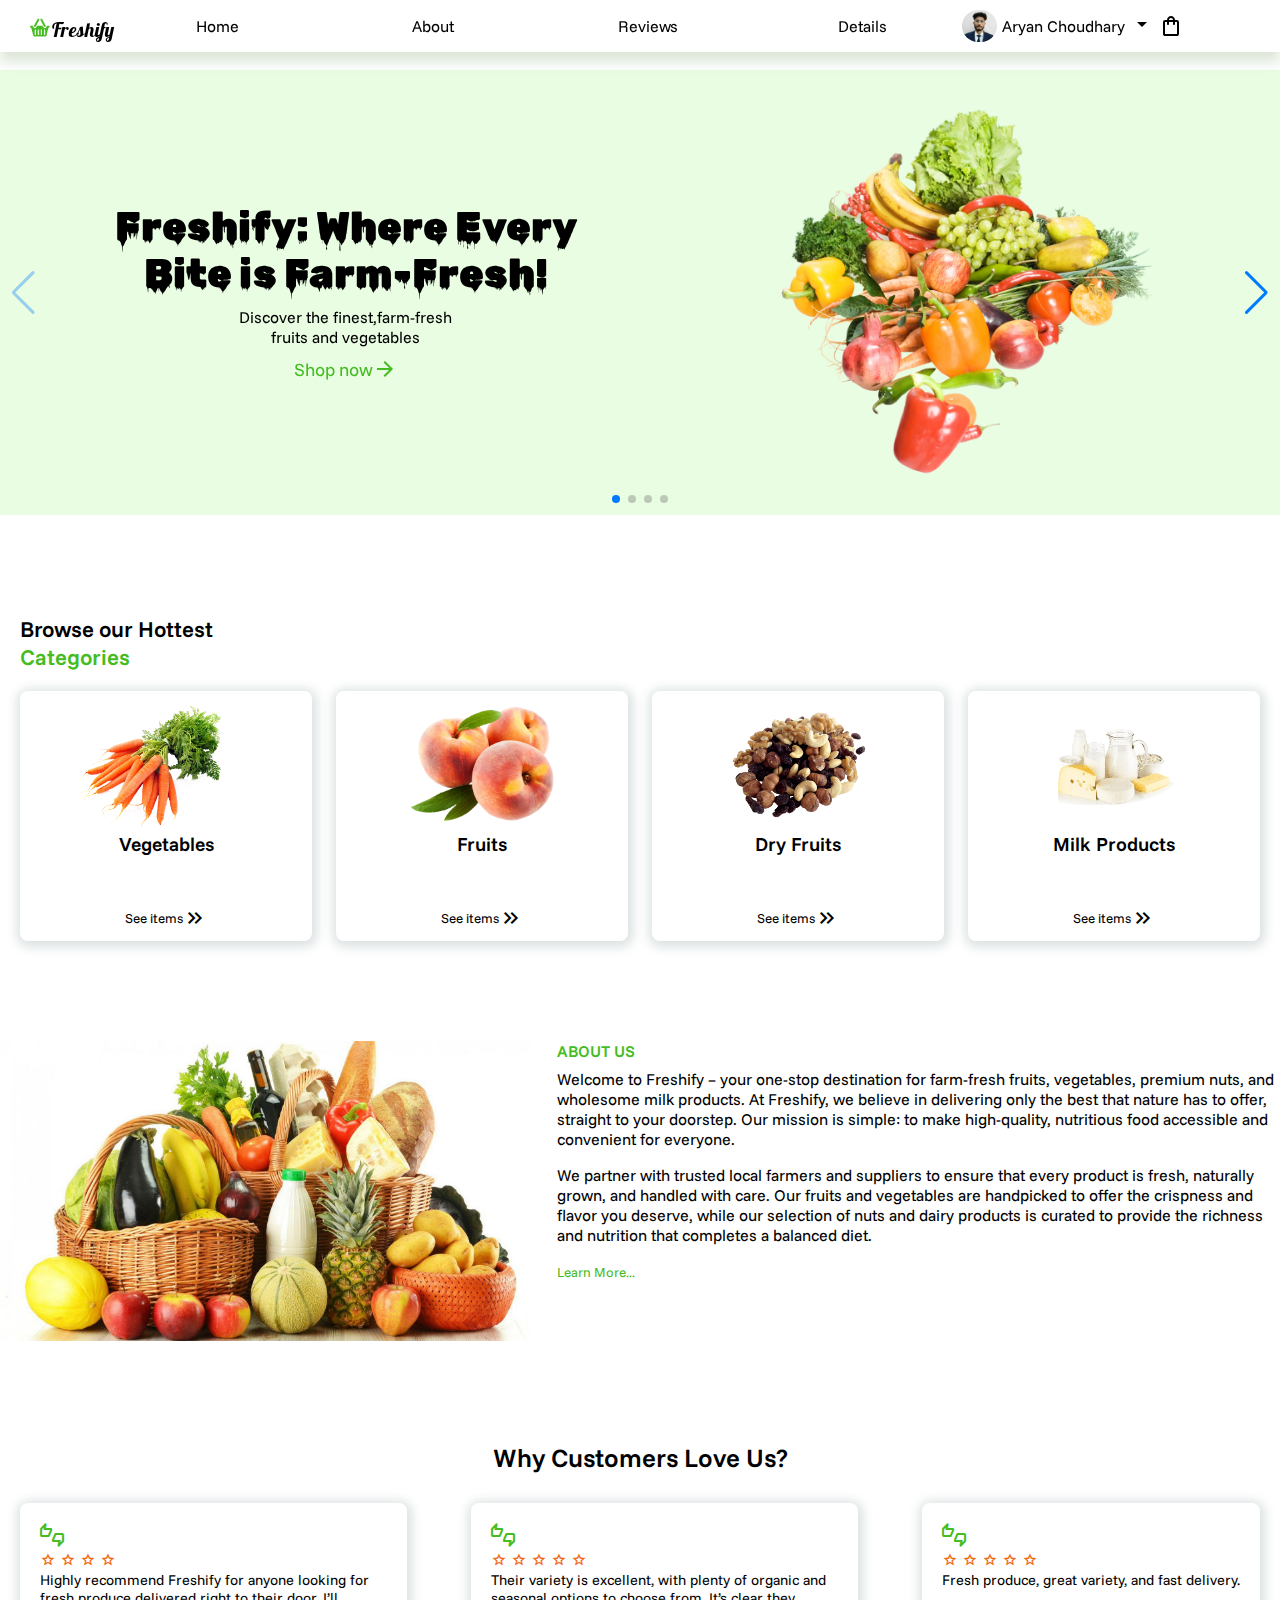
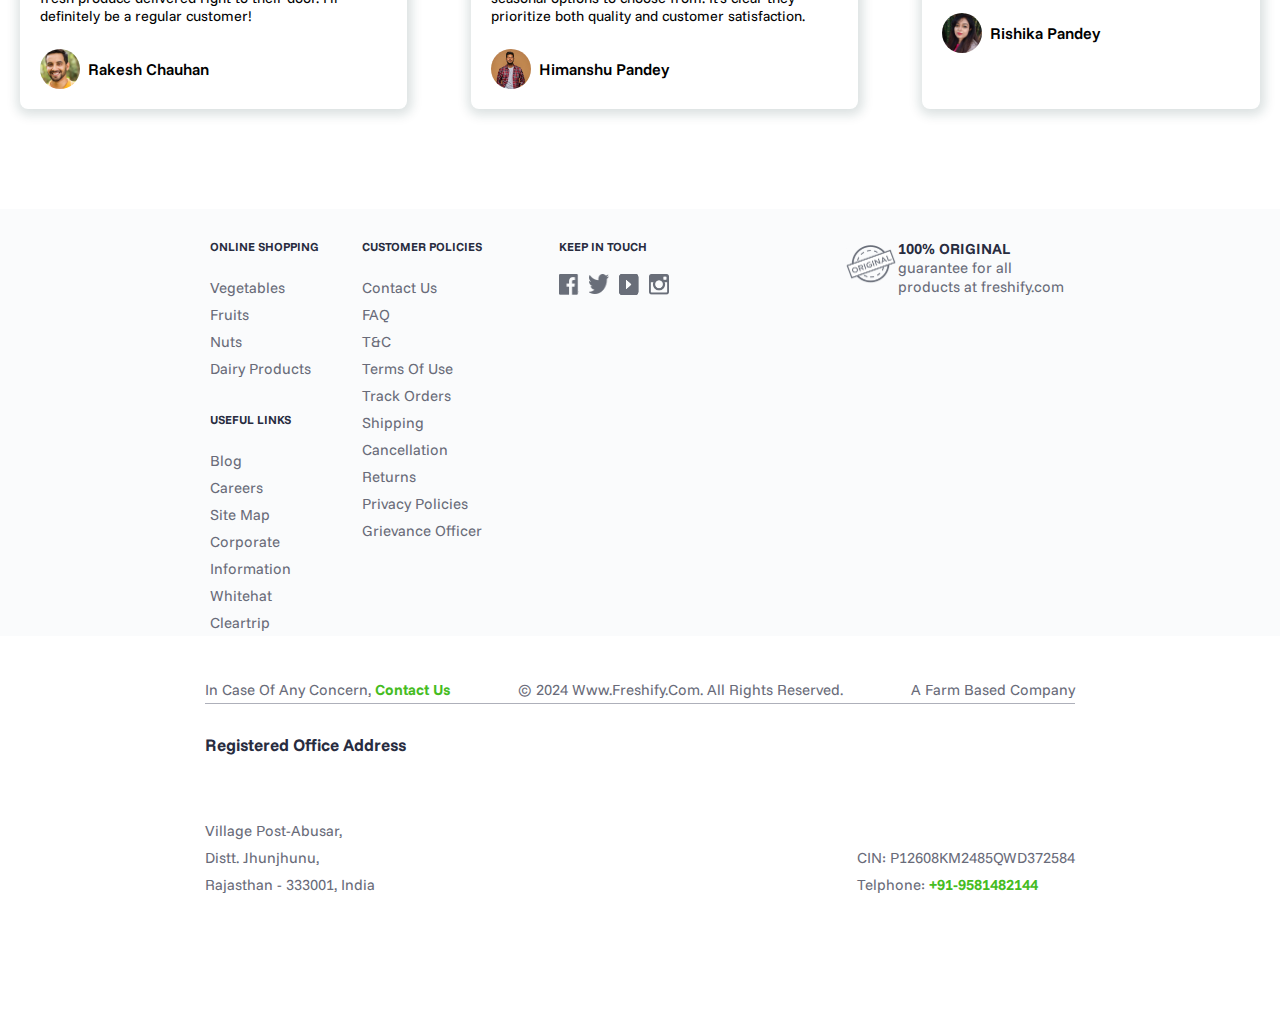
<file: index.html>
<!DOCTYPE html>
<html lang="en">
<head>
    <meta charset="UTF-8">
    <meta name="viewport" content="width=device-width, initial-scale=1.0">
    <title>Freshify</title>
    <link rel="icon" type="image/png" href="img/basket.png">
    <link rel="stylesheet" href="index.css">
    <link href="https://fonts.googleapis.com/css2?family=Bree+Serif&family=Funnel+Sans:ital,wght@0,300..800;1,300..800&family=Lobster&family=Rubik+Wet+Paint&family=Sour+Gummy:ital,wght@0,100..900;1,100..900&display=swap" rel="stylesheet">
    <link rel="stylesheet" href="https://fonts.googleapis.com/css2?family=Material+Symbols+Outlined:opsz,wght,FILL,GRAD@20..48,100..700,0..1,-50..200" />
    <link rel="stylesheet" href="https://cdn.jsdelivr.net/npm/swiper@11/swiper-bundle.min.css" />
</head>
<body>
    <header>
        <div class="header_container">
            <div id="logo-container">
                <img id="logo_image" src="img/basket.png" alt="">
                <span id="logo_name">Freshify</span>
            </div>
            
            <div id="nav_bar">
                
                    <a href="#home" class="home-btn">Home</a>
                    <a href="#about">About</a>
                    <a href="#reviews">Reviews</a>
                    <a href="#details">Details</a>
                
            </div>
            <div id="profile-container">
                <img src="img/profile.jpg" alt="">
                <span>Aryan Choudhary</span>
                <a href="#"><span class="material-symbols-outlined">
                    arrow_drop_down
                </span></a>
                <a href="bag.html"><span class="material-symbols-outlined" id="bag">
                    shopping_bag
                </span></a>
                <span class="items-count">0</span>
            
                <div id="menu-box">&#9776;</div>
            </div>
        </div>
    </header>

    <main>
        <div class="home-container" id="home">
            <div class="swiper mySwiper">
                <div class="swiper-wrapper">
                    <div class="swiper-slide"> 
                        <div id="home-slide">
                            <div id="text-btn">
                                <p class="slogan">Freshify: Where Every <br>Bite is Farm-Fresh!</p>
                                <p class="description">Discover the finest,farm-fresh</p>
                                <p class="description">fruits and vegetables</p>
                                <button id="shop-now"><span>Shop now</span> <span class="material-symbols-outlined btn-arrow">
                                    arrow_forward
                                </span></button>
                            </div>
                            <div class="cover-container">
                                <img src="img/Fruits And Vegetables - 960x962.png" alt="">
                            </div>
                        </div>
                    </div>
                    <div class="swiper-slide">
                        <div id="home-slide">
                            <div id="text-btn">
                                <p class="slogan2">Purely Fresh Vegetables – Straight<br> from Farm to Your Doorstep!</p>
                                <p class="description">Enjoy the best of farm-fresh</p>
                                <p class="description">vegetables, delivered to you daily!</p>
                            </div>
                            <div class="cover-container">
                                <img src="img/Heart Vegetables - 800x802.png" alt="">
                            </div>
                        </div>
                    </div>
                    <div class="swiper-slide">
                        <div id="home-slide">
                            <div id="text-btn">
                                <p class="slogan2">Juicy, Fresh, and Naturally Sweet –<br> Farm-Fresh Fruits at Your Doorstep!</p>
                                <p class="description">Fresh, handpicked fruits delivered</p>
                                <p class="description">to your doorstep daily!</p>

                            </div>
                            <div class="cover-container">
                                <img src="img/Girl With Fruits - 1280x852.png" alt="">
                            </div>
                        </div>
                    </div>
                    <div class="swiper-slide">
                        <div id="home-slide">
                            <div id="text-btn">
                                <p class="slogan2">Crunch into Freshness – Premium <br>Nuts Delivered to You!</p>
                                <p class="description">Enjoy the crunch of premium, freshly</p>
                                <p class="description">packed nuts delivered to your door!</p>
                            </div>
                            <div class="cover-container">
                                <img src="img/Nuts - 1280x960.png" alt="">
                            </div>
                        </div>
                    </div>
                </div>
                <div class="swiper-button-next"></div>
                <div class="swiper-button-prev"></div>
                <div class="swiper-pagination"></div>
            </div>
        </div>
        <div class="categories-container">
            <div id="categories-heading" class="categories">
                <span>
                    Browse our Hottest
                </span>
                <p>Categories</p>
            </div>
    
            <div class="categories-list">
                <div class="box box1">
                    <img src="img/Carrots - 1280x930.png" alt="">
                    <p>Vegetables</p>
                    <button id="items-btn" onclick="location.href='vegetable-items.html'">
                        <span>See items</span>
                        <span class="material-symbols-outlined">
                            keyboard_double_arrow_right
                            </span>
                    </button>
                </div>
                <div class="box box2">
                    <img src="img/Peach Fruits with leaf - 900x751.png" alt="">
                    <p>Fruits</p>
                    <button id="items-btn"  onclick="location.href='fruits-items.html'">
                        <span>See items</span>
                        <span class="material-symbols-outlined">
                            keyboard_double_arrow_right
                            </span>
                    </button>
                </div>
                <div class="box box3">
                    <img src="img/Nuts - 1280x960.png" alt="">
                    <p>Dry Fruits</p>
                    <button id="items-btn" onclick="location.href='nuts.html'">
                        <span>See items</span>
                        <span class="material-symbols-outlined">
                            keyboard_double_arrow_right
                            </span>
                    </button>
                </div>
                <div class="box box4">
                    <img src="img/milk products.png" alt="">
                    <p>Milk Products</p>
                    <button id="items-btn" onclick="location.href='milk-products.html'">
                        <span>See items </span>
                        <span class="material-symbols-outlined">
                            keyboard_double_arrow_right
                            </span>
                    </button>
                </div>
            </div>
        </div>

        <section class="about-container" id="about">
            <img src="img/about img.jpg" alt="">
            <div id="about-content">
                <span id="about-heading">About Us</span>
                <p>Welcome to Freshify – your one-stop destination for farm-fresh fruits, vegetables, premium nuts, and wholesome milk products. At Freshify, we believe in delivering only the best that nature has to offer, straight to your doorstep. Our mission is simple: to make high-quality, nutritious food accessible and convenient for everyone.</p>
                <p>We partner with trusted local farmers and suppliers to ensure that every product is fresh, naturally grown, and handled with care. Our fruits and vegetables are handpicked to offer the crispness and flavor you deserve, while our selection of nuts and dairy products is curated to provide the richness and nutrition that completes a balanced diet.</p>
                <button id="Learn-more" onclick="location.href='learn-more.html'">Learn More...</button>
            </div>
        </section>

        <section class="reviews" id="reviews">
            <h2>Why Customers Love Us?</h2>
            <div class="customers-container">
                <div class="review-box">
                    <i class="material-symbols-outlined">thumbs_up_down</i>
                    <div class="stars">
                        <i class="material-symbols-outlined">star</i>
                        <i class="material-symbols-outlined">star</i>
                        <i class="material-symbols-outlined">star</i>
                        <i class="material-symbols-outlined">star</i>
                    </div>
                    <p>Highly recommend Freshify for anyone looking for fresh produce delivered right to their door. I’ll definitely be a regular customer!</p>
                    <div class="review-profile">
                        <img src="img/cust-1.jpg" alt="" id="cust1">
                        <h4>Rakesh Chauhan</h4>
                    </div>
                </div>
                <div class="review-box">
                    <i class="material-symbols-outlined">thumbs_up_down</i>
                    <div class="stars">
                        <i class="material-symbols-outlined">star</i>
                        <i class="material-symbols-outlined">star</i>
                        <i class="material-symbols-outlined">star</i>
                        <i class="material-symbols-outlined">star</i>
                        <i class="material-symbols-outlined">star</i>
                    </div>
                    <p>Their variety is excellent, with plenty of organic and seasonal options to choose from. It’s clear they prioritize both quality and customer satisfaction.</p>
                    <div class="review-profile">
                        <img src="img/cust-2.jpg" alt="" id="cust2">
                        <h4>Himanshu Pandey</h4>
                    </div>
                </div>
                <div class="review-box">
                    <i class="material-symbols-outlined">thumbs_up_down</i>
                    <div class="stars">
                        <i class="material-symbols-outlined">star</i>
                        <i class="material-symbols-outlined">star</i>
                        <i class="material-symbols-outlined">star</i>
                        <i class="material-symbols-outlined">star</i>
                        <i class="material-symbols-outlined">star</i>
                    </div>
                    <p>Fresh produce, great variety, and fast delivery.</p>
                    <div class="review-profile">
                        <img src="img/cust-4.jpg" alt="" id="cust3">
                        <h4>Rishika Pandey</h4>
                    </div>
                </div>
            </div>
        </section>



    </main>
    <footer>
        <div class="extra_details" id="details">
          <div class="inner_extra_details">
            <div class="inner_extra_details1">
              <a href="#" id="footer_headings">
                ONLINE SHOPPING
              </a>
              <a href="#" id="headings_details">vegetables</a>
              <a href="#" id="headings_details">fruits</a>
              <a href="#" id="headings_details">nuts</a>
              <a href="#" id="headings_details">dairy products</a>
              
              <a href="#" id="footer_headings">USEFUL LINKS</a>
              <a href="#" id="headings_details">blog</a>
              <a href="#" id="headings_details">careers</a>
              <a href="#" id="headings_details">site map</a>
              <a href="#" id="headings_details">corporate information</a>
              <a href="#" id="headings_details">whitehat</a>
              <a href="#" id="headings_details">cleartrip</a>
            </div>
  
            <div class="inner_extra_details2">
              <a href="#" id="footer_headings">CUSTOMER POLICIES</a>
              <a href="#" id="headings_details">contact us</a>
              <a href="#" id="headings_details">FAQ</a>
              <a href="#" id="headings_details">T&C</a>
              <a href="#" id="headings_details">terms of use</a>
              <a href="#" id="headings_details">track orders</a>
              <a href="#" id="headings_details">shipping</a>
              <a href="#" id="headings_details">cancellation</a>
              <a href="#" id="headings_details">returns</a>
              <a href="#" id="headings_details">privacy policies</a>
              <a href="#" id="headings_details">grievance officer</a>
            </div>
            
            <div class="inner_extra_details3">
              <a href="#" id="footer_headings1">KEEP IN TOUCH</a>
              <a href="#" class="images_details1">
                <img src="img/facebook.png" alt=""><img src="img/twitter.png" alt=""><img src="img/youtube.png" alt=""><img src="img/instagram.png" alt="">
              </a>
            </div>
  
            <div class="inner_extra_details4">
              <div class="original">
                <div class="original_image">
                  <img src="img/original.png" alt="">
                </div>
                <div class="original_text">
                  <p><b>100% ORIGINAL </b>guarantee for all products at freshify.com</p>
                </div>
              </div>
            </div>
          </div>
        </div>
        <div class="inner_extra_details5">
            <p id="headings_details">In case of any concern, <a href="#">Contact Us</a></p>
  
            <p id="headings_details">© 2024 www.freshify.com. All rights reserved.</p>
            <p id="headings_details">A Farm based company </p>
          </div>
          
          <div class="office">
            <div class="inner_extra_details6">
              <p id="footer_headings7">
                Registered Office Address
              </p>
              <p id="headings_details">
                Village Post-Abusar,<br>
                Distt. Jhunjhunu,<br>
                Rajasthan - 333001, India
              </p>
            </div>
            <div class="inner_extra_details7">
              <p id="headings_details">CIN: P12608KM2485QWD372584 </p>
              <p id="headings_details">Telphone: <a href="tel:+91-9581482144">+91-9581482144</a></p>
            </div>
          </div>
        </div>
    </footer>

    <script src="https://cdn.jsdelivr.net/npm/swiper@11/swiper-bundle.min.js"></script>
    <script src="index.js"></script>
</body>
</html>
</file>
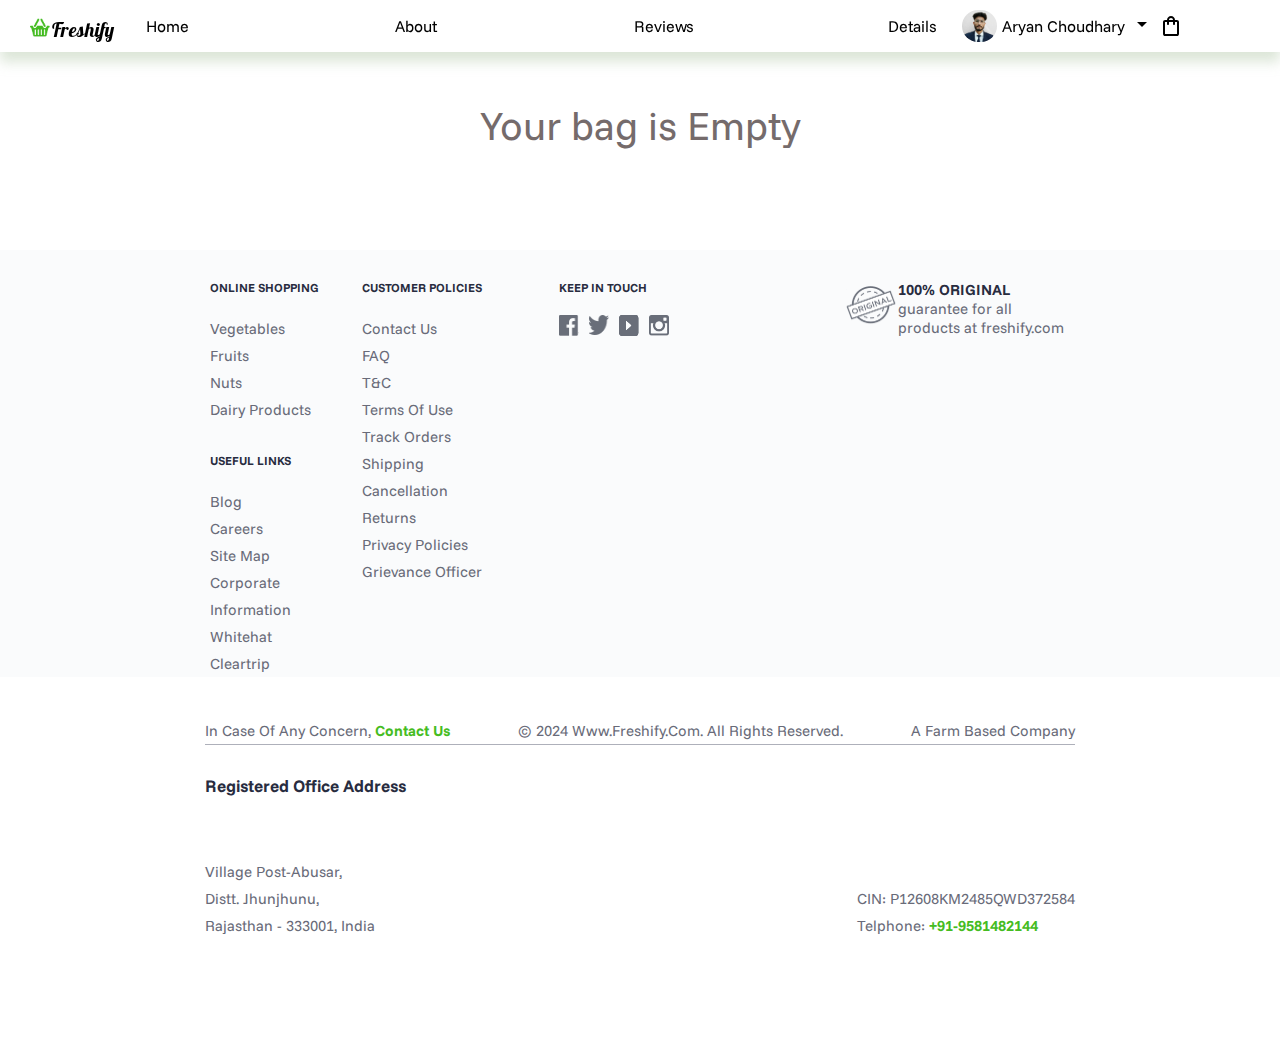
<file: bag.html>
<!DOCTYPE html>
<html lang="en">
<head>
    <meta charset="UTF-8">
    <meta name="viewport" content="width=device-width, initial-scale=1.0">
    <title>Freshify</title>
    <link rel="icon" type="image/png" href="img/basket.png">
    <link rel="stylesheet" href="bag.css">
    <link href="https://fonts.googleapis.com/css2?family=Bree+Serif&family=Funnel+Sans:ital,wght@0,300..800;1,300..800&family=Lobster&family=Rubik+Wet+Paint&family=Sour+Gummy:ital,wght@0,100..900;1,100..900&display=swap" rel="stylesheet">
    <link rel="stylesheet" href="https://fonts.googleapis.com/css2?family=Material+Symbols+Outlined:opsz,wght,FILL,GRAD@20..48,100..700,0..1,-50..200" />
    <link rel="stylesheet" href="https://cdn.jsdelivr.net/npm/swiper@11/swiper-bundle.min.css" />
</head>
<body>
    <header>
        <div class="header_container">
            <div id="logo-container">
                <img id="logo_image" src="img/basket.png" alt="">
                <span id="logo_name">Freshify</span>
            </div>
            
            <div id="nav_bar">
                
                    <a href="index.html#home" class="home-btn">Home</a>
                    <a href="index.html#about">About</a>
                    <a href="index.html#reviews">Reviews</a>
                    <a href="#details">Details</a>
                
            </div>
            <div id="profile-container">
                <img src="img/profile.jpg" alt="">
                <span>Aryan Choudhary</span>
                <a href="#"><span class="material-symbols-outlined">
                    arrow_drop_down
                </span></a>
                <a href="#"><span class="material-symbols-outlined" id="bag">
                  shopping_bag
                </span></a>
                <span class="items-count">0</span>
                <div id="menu-box">&#9776;</div>
            </div>
        </div>
    </header>
    <main>
      <div class="bag-page">
        <div class="main-container"></div>
        <div class="billing-container">
        </div>
      </div>
      <div id="order-popup" class="popup-container">
        <div class="popup-content">
            <p>Your order has been placed successfully!</p>
            <button class="close-popup">Close</button>
        </div>
    </div>
    
    </main>




    <footer>
        <div class="extra_details" id="details">
          <div class="inner_extra_details">
            <div class="inner_extra_details1">

                <a href="#" id="footer_headings">
                    ONLINE SHOPPING
                </a>
                <a href="#" id="headings_details">vegetables</a>
                <a href="#" id="headings_details">fruits</a>
                <a href="#" id="headings_details">nuts</a>
                <a href="#" id="headings_details">dairy products</a>
                  
                <a href="#" id="footer_headings">USEFUL LINKS</a>
                <a href="#" id="headings_details">blog</a>
                <a href="#" id="headings_details">careers</a>
                <a href="#" id="headings_details">site map</a>
                <a href="#" id="headings_details">corporate information</a>
                <a href="#" id="headings_details">whitehat</a>
                <a href="#" id="headings_details">cleartrip</a>
            </div>
      
            <div class="inner_extra_details2">
                <a href="#" id="footer_headings">CUSTOMER POLICIES</a>
                <a href="#" id="headings_details">contact us</a>
                <a href="#" id="headings_details">FAQ</a>
                <a href="#" id="headings_details">T&C</a>
                <a href="#" id="headings_details">terms of use</a>
                <a href="#" id="headings_details">track orders</a>
                <a href="#" id="headings_details">shipping</a>
                <a href="#" id="headings_details">cancellation</a>
                <a href="#" id="headings_details">returns</a>
                <a href="#" id="headings_details">privacy policies</a>
                <a href="#" id="headings_details">grievance officer</a>
            </div>
                
            <div class="inner_extra_details3">
                <a href="#" id="footer_headings1">KEEP IN TOUCH</a>
                <a href="#" class="images_details1">
                <img src="img/facebook.png" alt=""><img src="img/twitter.png" alt=""><img src="img/youtube.png" alt=""><img src="img/instagram.png" alt="">
                </a>
            </div>
      
            <div class="inner_extra_details4">
                <div class="original">
                    <div class="original_image">
                        <img src="img/original.png" alt="">
                    </div>
                    <div class="original_text">
                        <p><b>100% ORIGINAL </b>guarantee for all products at freshify.com</p>
                    </div>
                </div>
            </div>
              </div>
            </div>
            <div class="inner_extra_details5">
                <p id="headings_details">In case of any concern, <a href="#">Contact Us</a></p>
      
                <p id="headings_details">© 2024 www.freshify.com. All rights reserved.</p>
                <p id="headings_details">A Farm based company </p>
              </div>
              
              <div class="office">
                <div class="inner_extra_details6">
                  <p id="footer_headings7">
                    Registered Office Address
                  </p>
                  <p id="headings_details">
                    Village Post-Abusar,<br>
                    Distt. Jhunjhunu,<br>
                    Rajasthan - 333001, India
                  </p>
                </div>
                <div class="inner_extra_details7">
                  <p id="headings_details">CIN: P12608KM2485QWD372584 </p>
                  <p id="headings_details">Telphone: <a href="tel:+91-9581482144">+91-9581482144</a></p>
                </div>
              </div>
            </div>
        </footer>
        <script src="items.js"></script>
        <script src="vegetable-items.js"></script>
        <script src="bag.js"></script>
</body>
</html>
</file>
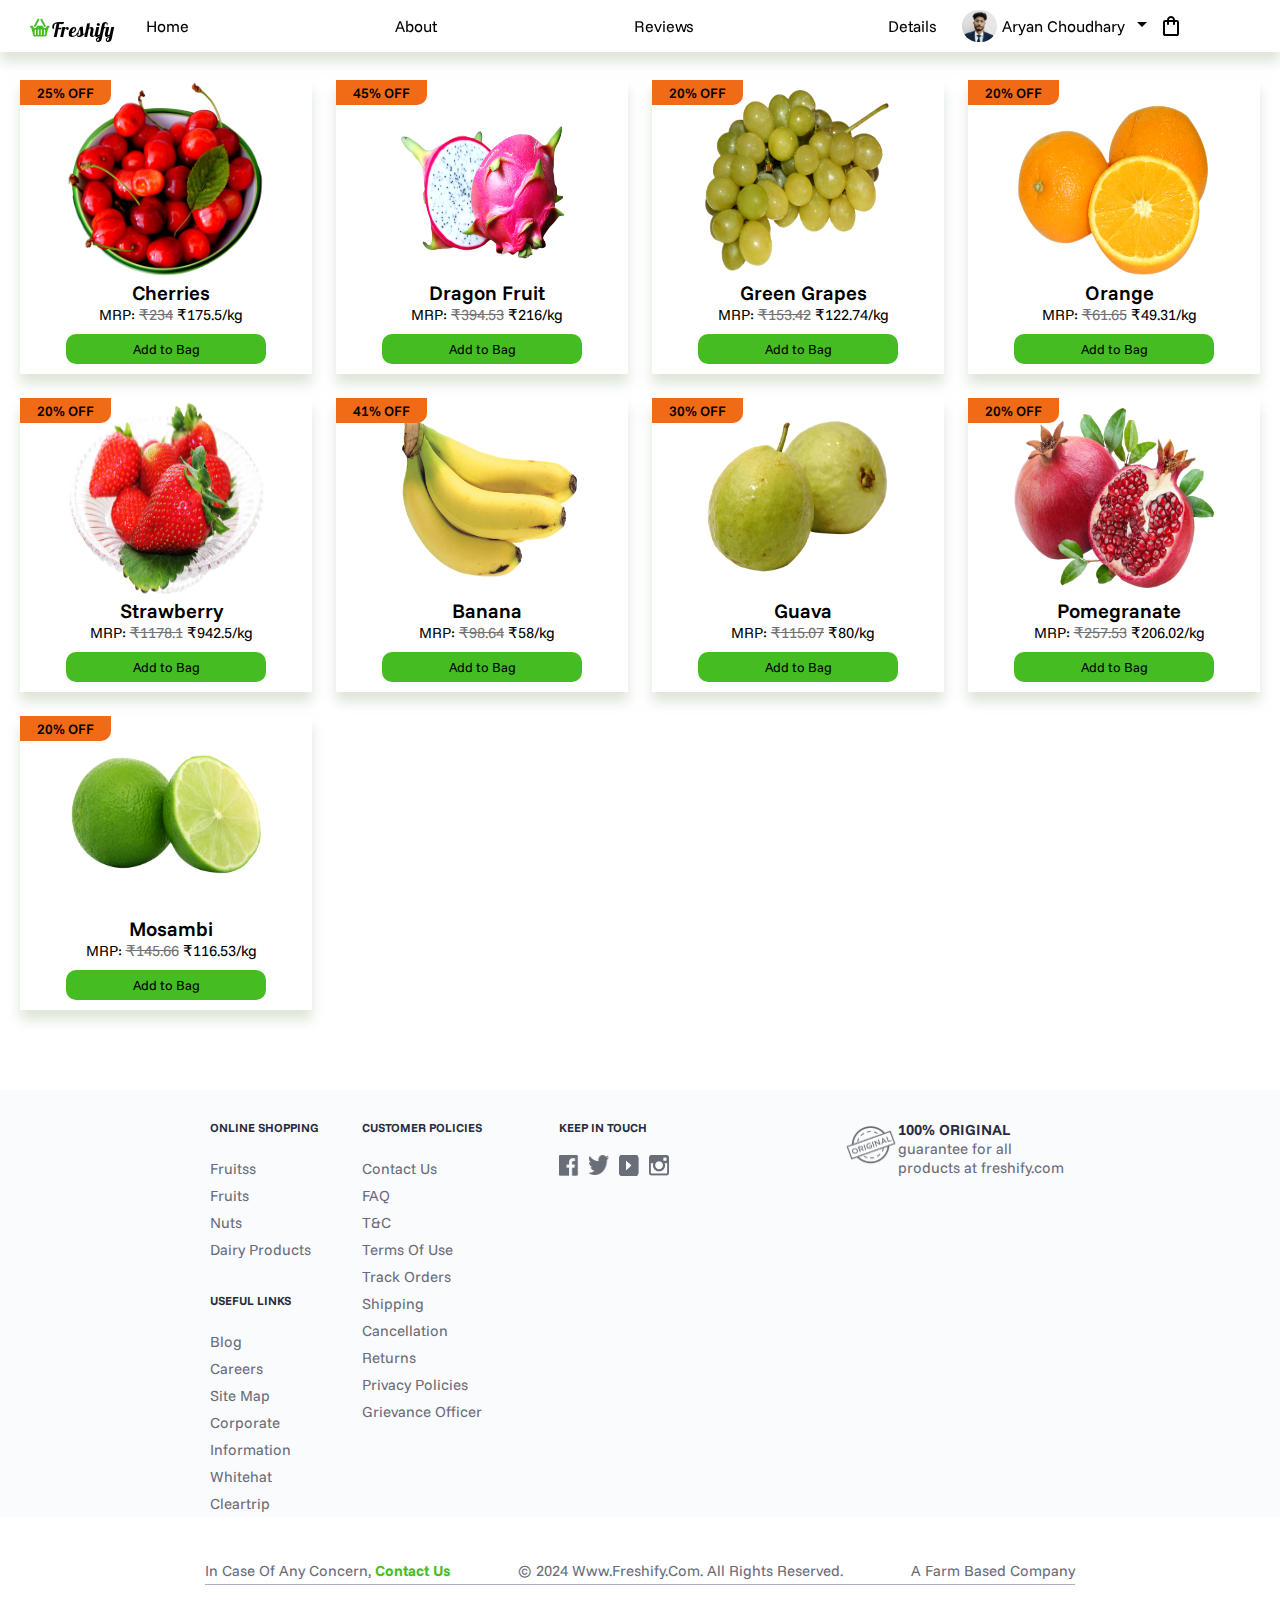
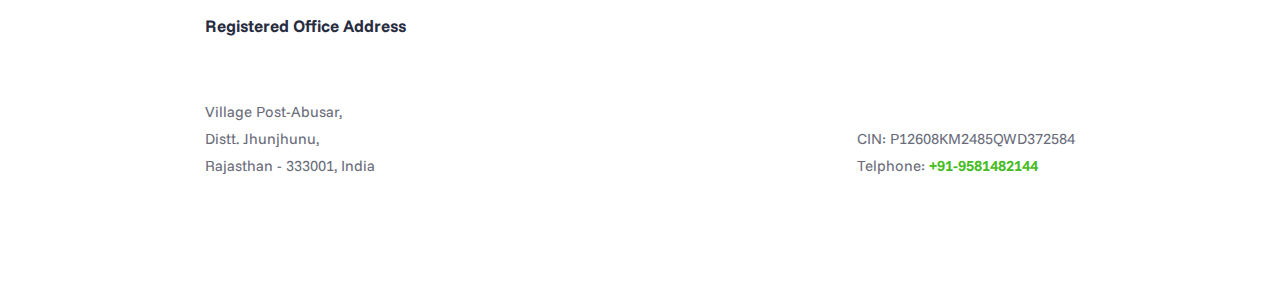
<file: fruits-items.html>
<!DOCTYPE html>
<html lang="en">
<head>
    <meta charset="UTF-8">
    <meta name="viewport" content="width=device-width, initial-scale=1.0">
    <title>Freshify</title>
    <link rel="icon" type="image/png" href="img/basket.png">
    <link rel="stylesheet" href="fruits-items.css">
    <link href="https://fonts.googleapis.com/css2?family=Bree+Serif&family=Funnel+Sans:ital,wght@0,300..800;1,300..800&family=Lobster&family=Rubik+Wet+Paint&family=Sour+Gummy:ital,wght@0,100..900;1,100..900&display=swap" rel="stylesheet">
    <link rel="stylesheet" href="https://fonts.googleapis.com/css2?family=Material+Symbols+Outlined:opsz,wght,FILL,GRAD@20..48,100..700,0..1,-50..200" />
</head>
<body>
  <header>
    <div class="header_container">
        <div id="logo-container">
            <img id="logo_image" src="img/basket.png" alt="">
            <span id="logo_name">Freshify</span>
        </div>
        
        <div id="nav_bar">
            
                <a href="index.html#home" class="home-btn">Home</a>
                <a href="index.html#about">About</a>
                <a href="index.html#reviews">Reviews</a>
                <a href="#details">Details</a>
            
        </div>
        <div id="profile-container">
            <img src="img/profile.jpg" alt="">
            <span>Aryan Choudhary</span>
            <a href="#"><span class="material-symbols-outlined">
                arrow_drop_down
            </span></a>
            <a href="bag.html"><span class="material-symbols-outlined" id="bag">
              shopping_bag
            </span></a>
            <span class="items-count">0</span>
            <div id="menu-box">&#9776;</div>
        </div>
    </div>
  </header>

    <main>
        <div class="fruits-container">
            <div class="fruits-box" id="Cherries">
                <img src="img/Cherries in Bowl - 900x850.png" alt="Cherries">
                <span id="name">Cherries</span>
                <span id="price">MRP: <s>₹234</s> ₹175.5/kg</span>
                <span id="discount">25% OFF</span>
                <div class="bag-btn">
                    <button>Add to Bag</button>
                </div>
            </div>
            <div class="fruits-box" id="Dragon-fruit">
                <img src="img/Dragon Fruit - 900x551.png" alt="Dragon Fruit">
                <span id="name">Dragon Fruit</span>
                <span id="price">MRP: <s>₹394.53</s> ₹216/kg</span>
                <span id="discount">45% OFF</span>
                <div class="bag-btn">
                    <button>Add to Bag</button>
                </div>
            </div>
            <div class="fruits-box" id="Grapes">
                <img src="img/Green Grapes - 1280x1043.png" alt="Green Grapes">
                <span id="name">Green Grapes</span>
                <span id="price">MRP: <s>₹153.42</s> ₹122.74/kg</span>
                <span id="discount">20% OFF</span>
                <div class="bag-btn">
                    <button>Add to Bag</button>
                </div>
            </div>
            <div class="fruits-box" id="Orange">
                <img src="img/Orange Half - 900x691.png" alt="Orange">
                <span id="name">Orange</span>
                <span id="price">MRP: <s>₹61.65</s> ₹49.31/kg</span>
                <span id="discount">20% OFF</span>
                <div class="bag-btn">
                    <button>Add to Bag</button>
                </div>
            </div>
            <div class="fruits-box" id="Strawberry">
                <img src="img/Strawberry in plate - 1280x867.png" alt="Strawberry">
                <span id="name">Strawberry</span>
                <span id="price">MRP: <s>₹1178.1</s> ₹942.5/kg</span>
                <span id="discount">20% OFF</span>
                <div class="bag-btn">
                    <button>Add to Bag</button>
                </div>
            </div>
            <div class="fruits-box" id="Banana">
                <img src="img/Banana's - 640x451.png" alt="Banana">
                <span id="name">Banana</span>
                <span id="price">MRP: <s>₹98.64</s> ₹58/kg</span>
                <span id="discount">41% OFF</span>
                <div class="bag-btn">
                    <button>Add to Bag</button>
                </div>
            </div>
            <div class="fruits-box" id="Guava"> 
                <img src="img/Guava - 640x488.png" alt="Guava">
                <span id="name">Guava</span>
                <span id="price">MRP: <s>₹115.07</s> ₹80/kg</span>
                <span id="discount">30% OFF</span>
                <div class="bag-btn">
                    <button>Add to Bag</button>
                </div>
            </div>
            <div class="fruits-box" id="Pomegranate">
                <img src="img/Pomegranate - 640x486.png" alt="Pomegranate">
                <span id="name">Pomegranate</span>
                <span id="price">MRP: <s>₹257.53</s> ₹206.02/kg</span>
                <span id="discount">20% OFF</span>
                <div class="bag-btn">
                    <button>Add to Bag</button>
                </div>
            </div>
            <div class="fruits-box" id="Mosambi">
                <img src="img/Mosambi - 640x426.png" alt="Mosambi">
                <span id="name">Mosambi</span>
                <span id="price">MRP: <s>₹145.66</s> ₹116.53/kg</span>
                <span id="discount">20% OFF</span>
                <div class="bag-btn">
                    <button>Add to Bag</button>
                </div>
            </div>
        </div>
    </main>

    <footer>
        <div class="extra_details" id="details">
          <div class="inner_extra_details">
            <div class="inner_extra_details1">
              <a href="#" id="footer_headings">
                ONLINE SHOPPING
              </a>
              <a href="#" id="headings_details">fruitss</a>
              <a href="#" id="headings_details">fruits</a>
              <a href="#" id="headings_details">nuts</a>
              <a href="#" id="headings_details">dairy products</a>
              
              <a href="#" id="footer_headings">USEFUL LINKS</a>
              <a href="#" id="headings_details">blog</a>
              <a href="#" id="headings_details">careers</a>
              <a href="#" id="headings_details">site map</a>
              <a href="#" id="headings_details">corporate information</a>
              <a href="#" id="headings_details">whitehat</a>
              <a href="#" id="headings_details">cleartrip</a>
            </div>
  
            <div class="inner_extra_details2">
              <a href="#" id="footer_headings">CUSTOMER POLICIES</a>
              <a href="#" id="headings_details">contact us</a>
              <a href="#" id="headings_details">FAQ</a>
              <a href="#" id="headings_details">T&C</a>
              <a href="#" id="headings_details">terms of use</a>
              <a href="#" id="headings_details">track orders</a>
              <a href="#" id="headings_details">shipping</a>
              <a href="#" id="headings_details">cancellation</a>
              <a href="#" id="headings_details">returns</a>
              <a href="#" id="headings_details">privacy policies</a>
              <a href="#" id="headings_details">grievance officer</a>
            </div>
            
            <div class="inner_extra_details3">
              <a href="#" id="footer_headings1">KEEP IN TOUCH</a>
              <a href="#" class="images_details1">
                <img src="img/facebook.png" alt=""><img src="img/twitter.png" alt=""><img src="img/youtube.png" alt=""><img src="img/instagram.png" alt="">
              </a>
            </div>
  
            <div class="inner_extra_details4">
              <div class="original">
                <div class="original_image">
                  <img src="img/original.png" alt="">
                </div>
                <div class="original_text">
                  <p><b>100% ORIGINAL </b>guarantee for all products at freshify.com</p>
                </div>
              </div>
            </div>
          </div>
        </div>
        <div class="inner_extra_details5">
            <p id="headings_details">In case of any concern, <a href="#">Contact Us</a></p>
  
            <p id="headings_details">© 2024 www.freshify.com. All rights reserved.</p>
            <p id="headings_details">A Farm based company </p>
          </div>
          
          <div class="office">
            <div class="inner_extra_details6">
              <p id="footer_headings7">
                Registered Office Address
              </p>
              <p id="headings_details">
                Village Post-Abusar,<br>
                Distt. Jhunjhunu,<br>
                Rajasthan - 333001, India
              </p>
            </div>
            <div class="inner_extra_details7">
              <p id="headings_details">CIN: P12608KM2485QWD372584 </p>
              <p id="headings_details">Telphone: <a href="tel:+91-9581482144">+91-9581482144</a></p>
            </div>
          </div>
        </div>
    </footer>
    <script src="items.js"></script>
    <script src="fruits-items.js"></script>
    <script src="bag.js"></script>
  </body>
</html>
</file>
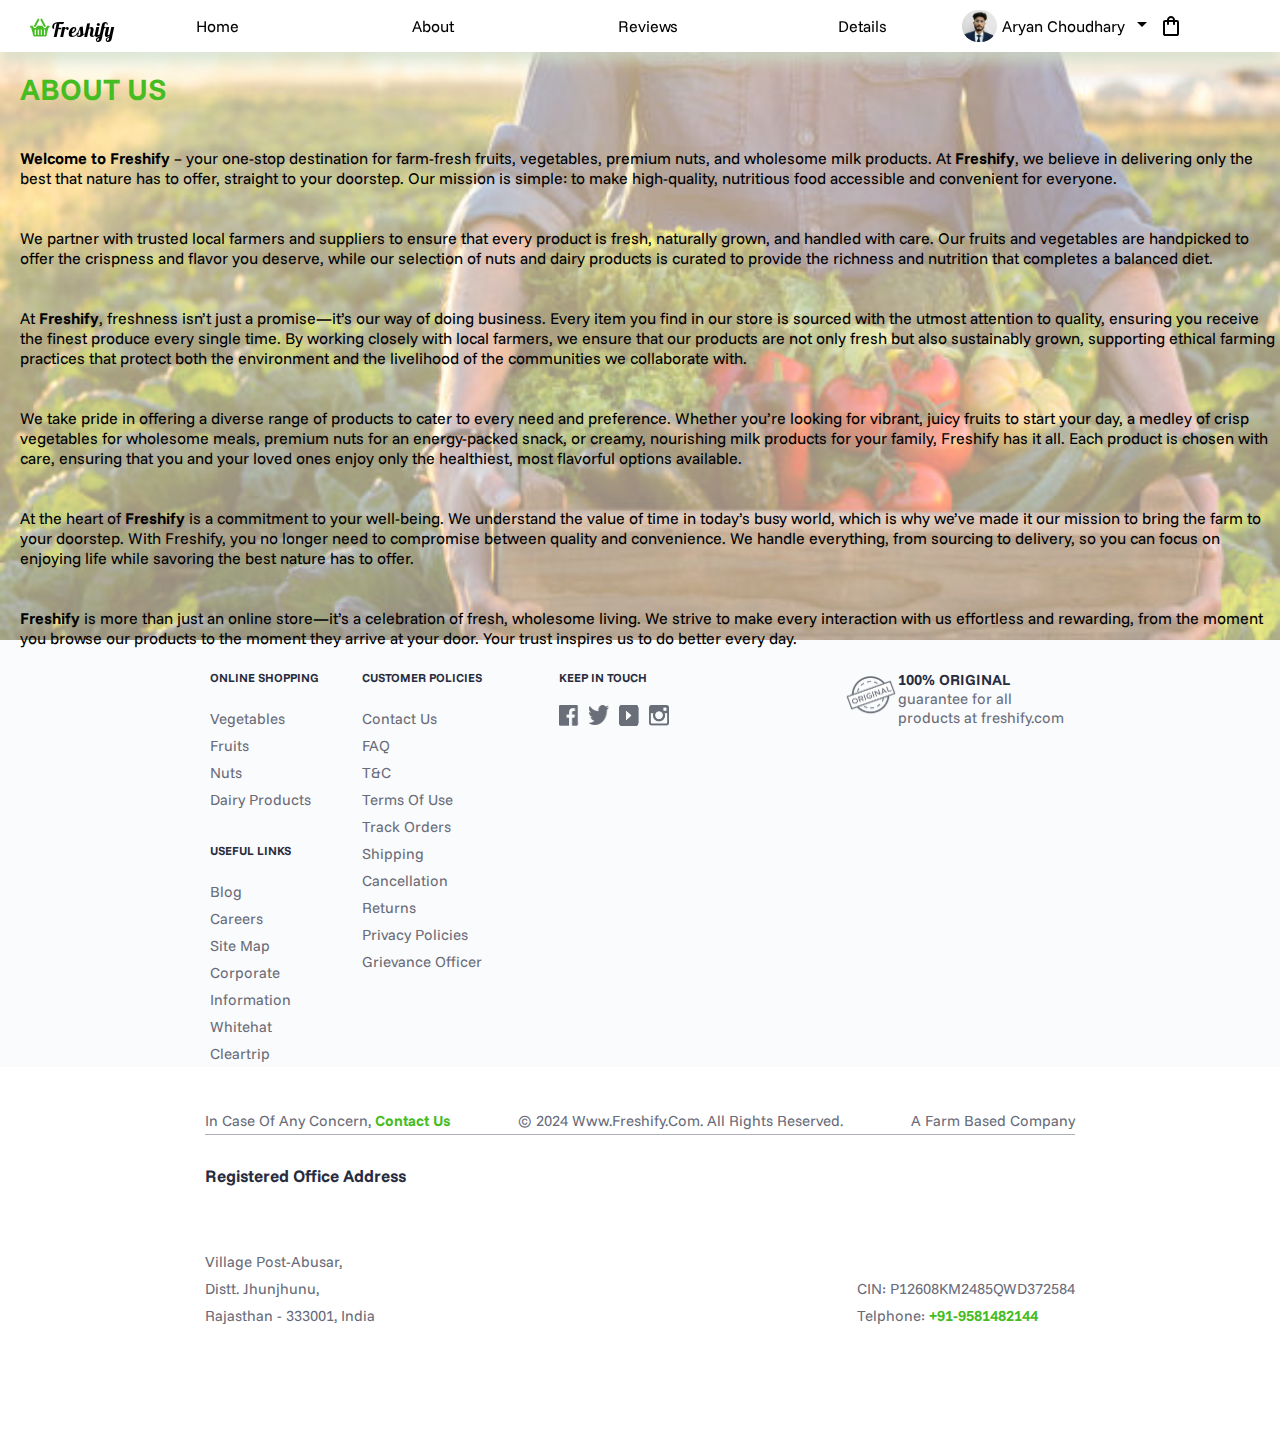
<file: learn-more.html>
<!DOCTYPE html>
<html lang="en">
<head>
    <meta charset="UTF-8">
    <meta name="viewport" content="width=device-width, initial-scale=1.0">
    <title>Freshify</title>
    <link rel="icon" type="image/png" href="img/basket.png">
    <link rel="stylesheet" href="learn-more.css">
    <link href="https://fonts.googleapis.com/css2?family=Bree+Serif&family=Funnel+Sans:ital,wght@0,300..800;1,300..800&family=Lobster&family=Rubik+Wet+Paint&family=Sour+Gummy:ital,wght@0,100..900;1,100..900&display=swap" rel="stylesheet">
    <link rel="stylesheet" href="https://fonts.googleapis.com/css2?family=Material+Symbols+Outlined:opsz,wght,FILL,GRAD@20..48,100..700,0..1,-50..200" />
    <link rel="stylesheet" href="https://cdn.jsdelivr.net/npm/swiper@11/swiper-bundle.min.css" />
</head>
<body>
    <header>
        <div class="header_container">
            <div id="logo-container">
                <img id="logo_image" src="img/basket.png" alt="">
                <span id="logo_name">Freshify</span>
            </div>
            
            <div id="nav_bar">
                
                    <a href="index.html#home" class="home-btn">Home</a>
                    <a href="index.html#about">About</a>
                    <a href="index.html#reviews">Reviews</a>
                    <a href="index.html#details">Details</a>
                
            </div>
            <div id="profile-container">
                <img src="img/profile.jpg" alt="">
                <span>Aryan Choudhary</span>
                <a href="#"><span class="material-symbols-outlined">
                    arrow_drop_down
                </span></a>
                <a href="bag.html"><span class="material-symbols-outlined" id="bag">
                    shopping_bag
                </span></a>
                <span class="items-count">0</span>
            
                <div id="menu-box">&#9776;</div>
            </div>
        </div>
    </header>
    <main>
        <div class="page-container">
            <div class="page-content">
                <h2>ABOUT US</h2>
                <p><b>Welcome to Freshify</b> – your one-stop destination for farm-fresh fruits, vegetables, premium nuts, and wholesome milk products. At <b>Freshify</b>, we believe in delivering only the best that nature has to offer, straight to your doorstep. Our mission is simple: to make high-quality, nutritious food accessible and convenient for everyone.</p>
                <p>We partner with trusted local farmers and suppliers to ensure that every product is fresh, naturally grown, and handled with care. Our fruits and vegetables are handpicked to offer the crispness and flavor you deserve, while our selection of nuts and dairy products is curated to provide the richness and nutrition that completes a balanced diet.</p>
                <p>At <b>Freshify</b>, freshness isn’t just a promise—it’s our way of doing business. Every item you find in our store is sourced with the utmost attention to quality, ensuring you receive the finest produce every single time. By working closely with local farmers, we ensure that our products are not only fresh but also sustainably grown, supporting ethical farming practices that protect both the environment and the livelihood of the communities we collaborate with.</p>
                <p>We take pride in offering a diverse range of products to cater to every need and preference. Whether you’re looking for vibrant, juicy fruits to start your day, a medley of crisp vegetables for wholesome meals, premium nuts for an energy-packed snack, or creamy, nourishing milk products for your family, Freshify has it all. Each product is chosen with care, ensuring that you and your loved ones enjoy only the healthiest, most flavorful options available.</p>
                <p>At the heart of <b>Freshify</b>  is a commitment to your well-being. We understand the value of time in today’s busy world, which is why we’ve made it our mission to bring the farm to your doorstep. With Freshify, you no longer need to compromise between quality and convenience. We handle everything, from sourcing to delivery, so you can focus on enjoying life while savoring the best nature has to offer.</p>
                <p><b>Freshify</b> is more than just an online store—it’s a celebration of fresh, wholesome living. We strive to make every interaction with us effortless and rewarding, from the moment you browse our products to the moment they arrive at your door. Your trust inspires us to do better every day.</p>
            </div>
        </div>
    </main>

    <footer>
        <div class="extra_details" id="details">
          <div class="inner_extra_details">
            <div class="inner_extra_details1">
              <a href="#" id="footer_headings">
                ONLINE SHOPPING
              </a>
              <a href="#" id="headings_details">vegetables</a>
              <a href="#" id="headings_details">fruits</a>
              <a href="#" id="headings_details">nuts</a>
              <a href="#" id="headings_details">dairy products</a>
              
              <a href="#" id="footer_headings">USEFUL LINKS</a>
              <a href="#" id="headings_details">blog</a>
              <a href="#" id="headings_details">careers</a>
              <a href="#" id="headings_details">site map</a>
              <a href="#" id="headings_details">corporate information</a>
              <a href="#" id="headings_details">whitehat</a>
              <a href="#" id="headings_details">cleartrip</a>
            </div>
  
            <div class="inner_extra_details2">
              <a href="#" id="footer_headings">CUSTOMER POLICIES</a>
              <a href="#" id="headings_details">contact us</a>
              <a href="#" id="headings_details">FAQ</a>
              <a href="#" id="headings_details">T&C</a>
              <a href="#" id="headings_details">terms of use</a>
              <a href="#" id="headings_details">track orders</a>
              <a href="#" id="headings_details">shipping</a>
              <a href="#" id="headings_details">cancellation</a>
              <a href="#" id="headings_details">returns</a>
              <a href="#" id="headings_details">privacy policies</a>
              <a href="#" id="headings_details">grievance officer</a>
            </div>
            
            <div class="inner_extra_details3">
              <a href="#" id="footer_headings1">KEEP IN TOUCH</a>
              <a href="#" class="images_details1">
                <img src="img/facebook.png" alt=""><img src="img/twitter.png" alt=""><img src="img/youtube.png" alt=""><img src="img/instagram.png" alt="">
              </a>
            </div>
  
            <div class="inner_extra_details4">
              <div class="original">
                <div class="original_image">
                  <img src="img/original.png" alt="">
                </div>
                <div class="original_text">
                  <p><b>100% ORIGINAL </b>guarantee for all products at freshify.com</p>
                </div>
              </div>
            </div>
          </div>
        </div>
        <div class="inner_extra_details5">
            <p id="headings_details">In case of any concern, <a href="#">Contact Us</a></p>
  
            <p id="headings_details">© 2024 www.freshify.com. All rights reserved.</p>
            <p id="headings_details">A Farm based company </p>
          </div>
          
          <div class="office">
            <div class="inner_extra_details6">
              <p id="footer_headings7">
                Registered Office Address
              </p>
              <p id="headings_details">
                Village Post-Abusar,<br>
                Distt. Jhunjhunu,<br>
                Rajasthan - 333001, India
              </p>
            </div>
            <div class="inner_extra_details7">
              <p id="headings_details">CIN: P12608KM2485QWD372584 </p>
              <p id="headings_details">Telphone: <a href="tel:+91-9581482144">+91-9581482144</a></p>
            </div>
          </div>
        </div>
    </footer>
    <script src="items.js"></script>
    <script src="learn-more.js"></script>
    <!-- <script src="bag.js"></script> -->
</body>
</html>
</file>
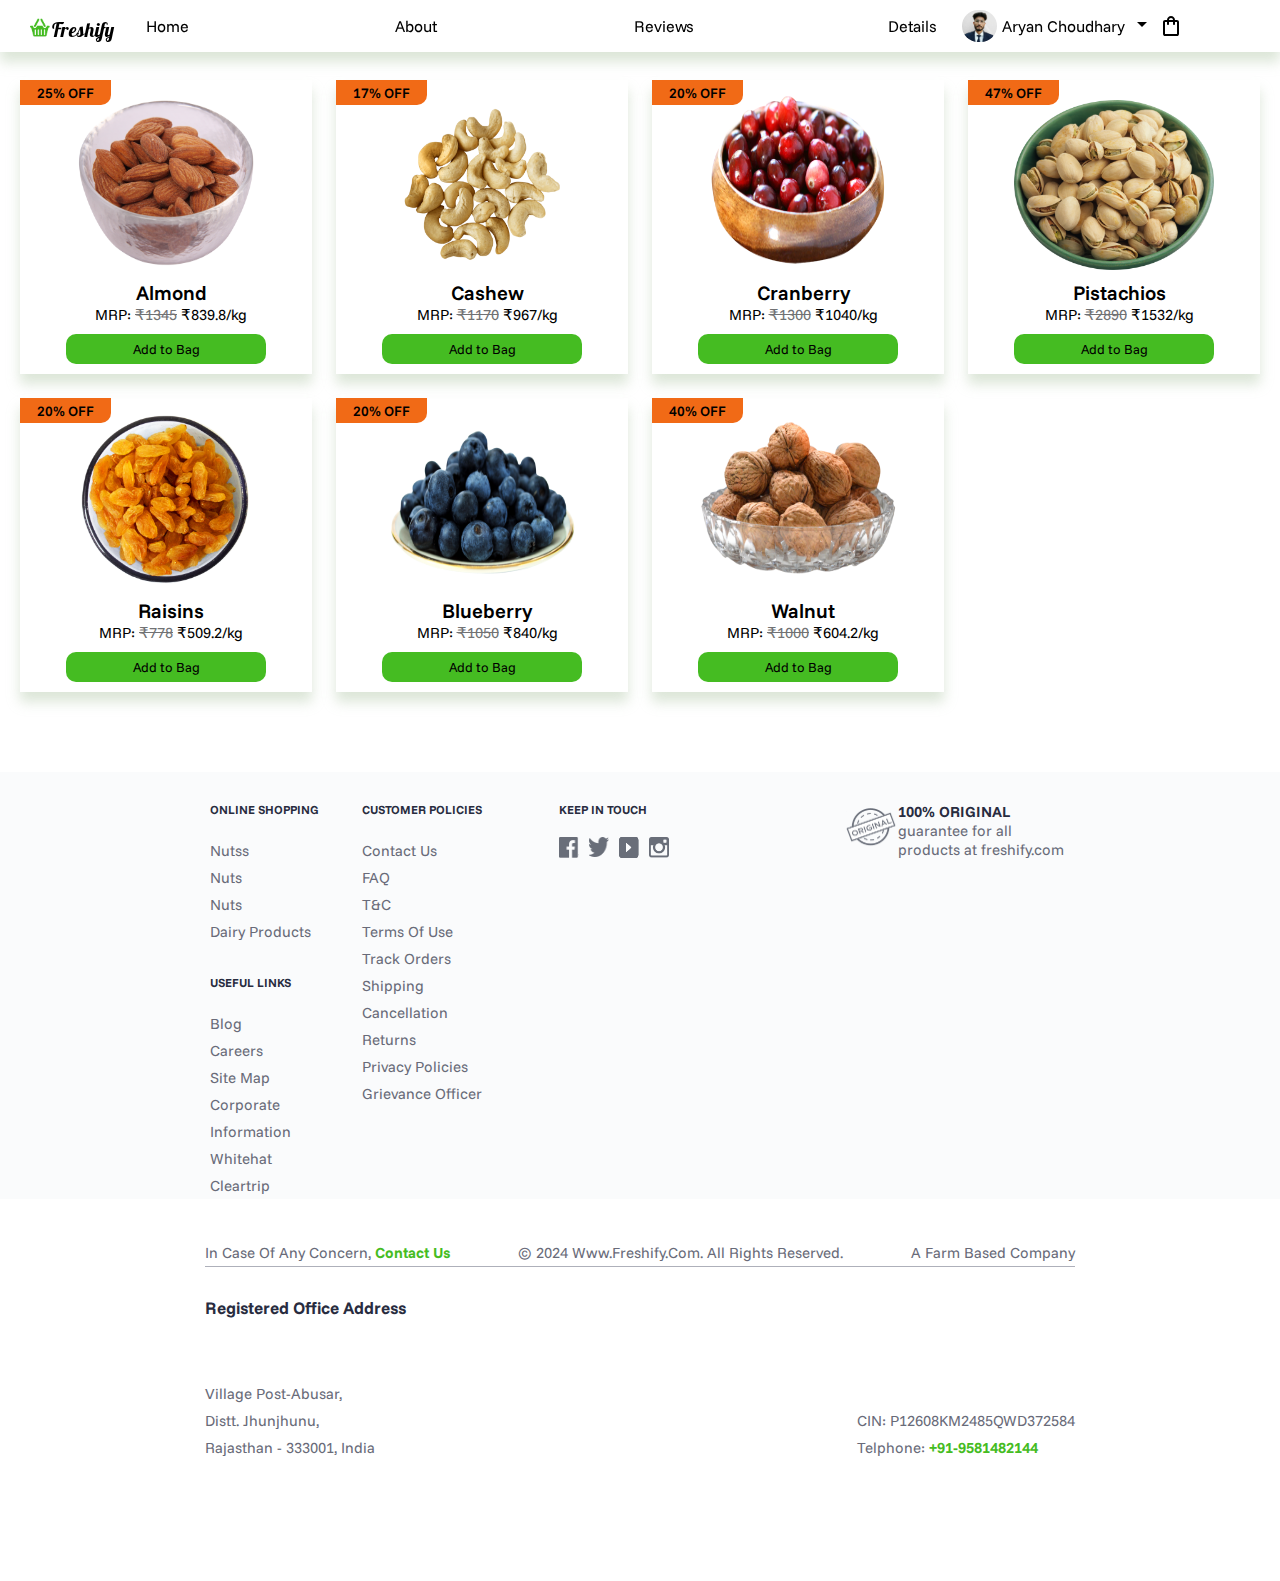
<file: nuts.html>
<!DOCTYPE html>
<html lang="en">
<head>
    <meta charset="UTF-8">
    <meta name="viewport" content="width=device-width, initial-scale=1.0">
    <title>Freshify</title>
    <link rel="icon" type="image/png" href="img/basket.png">
    <link rel="stylesheet" href="nuts-items.css">
    <link href="https://fonts.googleapis.com/css2?family=Bree+Serif&family=Funnel+Sans:ital,wght@0,300..800;1,300..800&family=Lobster&family=Rubik+Wet+Paint&family=Sour+Gummy:ital,wght@0,100..900;1,100..900&display=swap" rel="stylesheet">
    <link rel="stylesheet" href="https://fonts.googleapis.com/css2?family=Material+Symbols+Outlined:opsz,wght,FILL,GRAD@20..48,100..700,0..1,-50..200" />
</head>
<body>
  <header>
    <div class="header_container">
        <div id="logo-container">
            <img id="logo_image" src="img/basket.png" alt="">
            <span id="logo_name">Freshify</span>
        </div>
        
        <div id="nav_bar">
            
                <a href="index.html#home" class="home-btn">Home</a>
                <a href="index.html#about">About</a>
                <a href="index.html#reviews">Reviews</a>
                <a href="#details">Details</a>
            
        </div>
        <div id="profile-container">
            <img src="img/profile.jpg" alt="">
            <span>Aryan Choudhary</span>
            <a href="#"><span class="material-symbols-outlined">
                arrow_drop_down
            </span></a>
            <a href="bag.html"><span class="material-symbols-outlined" id="bag">
              shopping_bag
            </span></a>
            <span class="items-count">0</span>
            <div id="menu-box">&#9776;</div>
        </div>
    </div>
  </header>

    <main>
        <div class="nuts-container">
            <div class="nuts-box" id="Almond">
                <img src="img/Almond - 640x567.png" alt="Almond">
                <span id="name">Almond</span>
                <span id="price">MRP: <s>₹1345</s> ₹839.8/kg</span>
                <span id="discount">25% OFF</span>
                <div class="bag-btn">
                    <button>Add to Bag</button>
                </div>
            </div>
            <div class="nuts-box" id="Cashew">
                <img src="img/Cashews - 640x568.png" alt="Cashew">
                <span id="name">Cashew</span>
                <span id="price">MRP: <s>₹1170</s> ₹967/kg</span>
                <span id="discount">17% OFF</span>
                <div class="bag-btn">
                    <button>Add to Bag</button>
                </div>
            </div>
            <div class="nuts-box" id="Cranberry">
                <img src="img/Cranberries - 640x395.png" alt="Cranberry">
                <span id="name">Cranberry</span>
                <span id="price">MRP: <s>₹1300</s> ₹1040/kg</span>
                <span id="discount">20% OFF</span>
                <div class="bag-btn">
                    <button>Add to Bag</button>
                </div>
            </div>
            <div class="nuts-box" id="Pistachios">
                <img src="img/Pistachios - 640x564.png" alt="Pistachios">
                <span id="name">Pistachios</span>
                <span id="price">MRP: <s>₹2890</s> ₹1532/kg</span>
                <span id="discount">47% OFF</span>
                <div class="bag-btn">
                    <button>Add to Bag</button>
                </div>
            </div>
            <div class="nuts-box" id="Raisins">
                <img src="img/Raisins - 640x634.png" alt="Raisins">
                <span id="name">Raisins</span>
                <span id="price">MRP: <s>₹778</s> ₹509.2/kg</span>
                <span id="discount">20% OFF</span>
                <div class="bag-btn">
                    <button>Add to Bag</button>
                </div>
            </div>
            <div class="nuts-box" id="Blueberry">
                <img src="img/Table of Blueberry - 640x344.png" alt="Blueberry">
                <span id="name">Blueberry</span>
                <span id="price">MRP: <s>₹1050</s> ₹840/kg</span>
                <span id="discount">20% OFF</span>
                <div class="bag-btn">
                    <button>Add to Bag</button>
                </div>
            </div>
            <div class="nuts-box" id="Walnut"> 
                <img src="img/Walnut on Bowl - 640x416.png" alt="Walnut">
                <span id="name">Walnut</span>
                <span id="price">MRP: <s>₹1000</s> ₹604.2/kg</span>
                <span id="discount">40% OFF</span>
                <div class="bag-btn">
                    <button>Add to Bag</button>
                </div>
            </div>
        </div>
    </main>

    <footer>
        <div class="extra_details" id="details">
          <div class="inner_extra_details">
            <div class="inner_extra_details1">
              <a href="#" id="footer_headings">
                ONLINE SHOPPING
              </a>
              <a href="#" id="headings_details">nutss</a>
              <a href="#" id="headings_details">nuts</a>
              <a href="#" id="headings_details">nuts</a>
              <a href="#" id="headings_details">dairy products</a>
              
              <a href="#" id="footer_headings">USEFUL LINKS</a>
              <a href="#" id="headings_details">blog</a>
              <a href="#" id="headings_details">careers</a>
              <a href="#" id="headings_details">site map</a>
              <a href="#" id="headings_details">corporate information</a>
              <a href="#" id="headings_details">whitehat</a>
              <a href="#" id="headings_details">cleartrip</a>
            </div>
  
            <div class="inner_extra_details2">
              <a href="#" id="footer_headings">CUSTOMER POLICIES</a>
              <a href="#" id="headings_details">contact us</a>
              <a href="#" id="headings_details">FAQ</a>
              <a href="#" id="headings_details">T&C</a>
              <a href="#" id="headings_details">terms of use</a>
              <a href="#" id="headings_details">track orders</a>
              <a href="#" id="headings_details">shipping</a>
              <a href="#" id="headings_details">cancellation</a>
              <a href="#" id="headings_details">returns</a>
              <a href="#" id="headings_details">privacy policies</a>
              <a href="#" id="headings_details">grievance officer</a>
            </div>
            
            <div class="inner_extra_details3">
              <a href="#" id="footer_headings1">KEEP IN TOUCH</a>
              <a href="#" class="images_details1">
                <img src="img/facebook.png" alt=""><img src="img/twitter.png" alt=""><img src="img/youtube.png" alt=""><img src="img/instagram.png" alt="">
              </a>
            </div>
  
            <div class="inner_extra_details4">
              <div class="original">
                <div class="original_image">
                  <img src="img/original.png" alt="">
                </div>
                <div class="original_text">
                  <p><b>100% ORIGINAL </b>guarantee for all products at freshify.com</p>
                </div>
              </div>
            </div>
          </div>
        </div>
        <div class="inner_extra_details5">
            <p id="headings_details">In case of any concern, <a href="#">Contact Us</a></p>
  
            <p id="headings_details">© 2024 www.freshify.com. All rights reserved.</p>
            <p id="headings_details">A Farm based company </p>
          </div>
          
          <div class="office">
            <div class="inner_extra_details6">
              <p id="footer_headings7">
                Registered Office Address
              </p>
              <p id="headings_details">
                Village Post-Abusar,<br>
                Distt. Jhunjhunu,<br>
                Rajasthan - 333001, India
              </p>
            </div>
            <div class="inner_extra_details7">
              <p id="headings_details">CIN: P12608KM2485QWD372584 </p>
              <p id="headings_details">Telphone: <a href="tel:+91-9581482144">+91-9581482144</a></p>
            </div>
          </div>
        </div>
    </footer>
    <script src="items.js"></script>
    <script src="nuts.js"></script>
    <script src="bag.js"></script>
  </body>
</html>
</file>
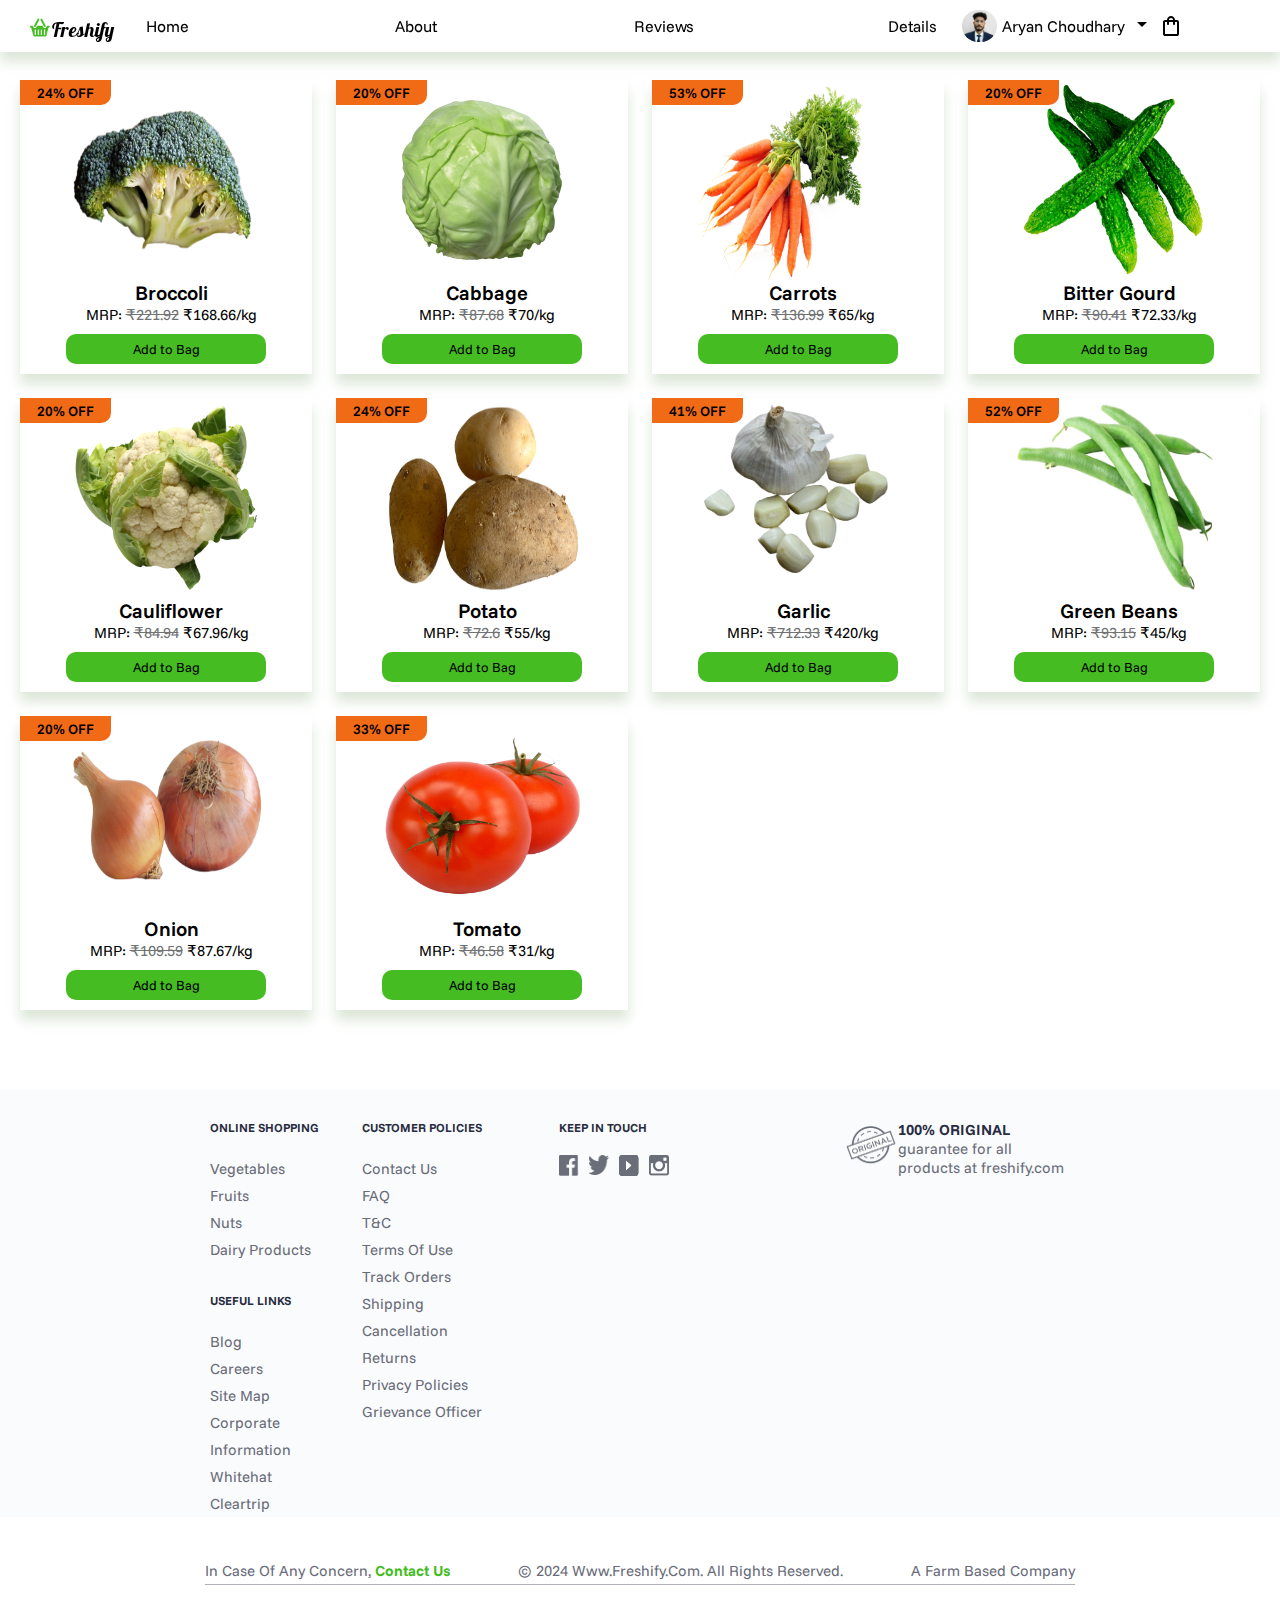
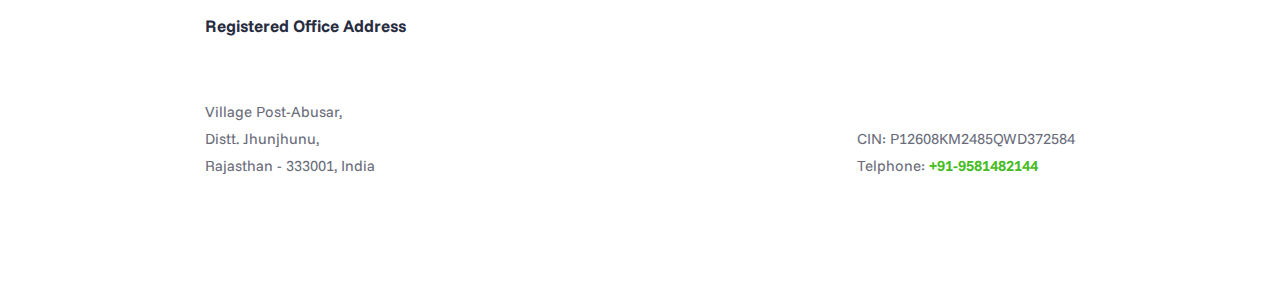
<file: vegetable-items.html>
<!DOCTYPE html>
<html lang="en">
<head>
    <meta charset="UTF-8">
    <meta name="viewport" content="width=device-width, initial-scale=1.0">
    <title>Freshify</title>
    <link rel="icon" type="image/png" href="img/basket.png">
    <link rel="stylesheet" href="vegetable-items.css">
    <link href="https://fonts.googleapis.com/css2?family=Bree+Serif&family=Funnel+Sans:ital,wght@0,300..800;1,300..800&family=Lobster&family=Rubik+Wet+Paint&family=Sour+Gummy:ital,wght@0,100..900;1,100..900&display=swap" rel="stylesheet">
    <link rel="stylesheet" href="https://fonts.googleapis.com/css2?family=Material+Symbols+Outlined:opsz,wght,FILL,GRAD@20..48,100..700,0..1,-50..200" />
</head>
<body>
  <header>
    <div class="header_container">
        <div id="logo-container">
            <img id="logo_image" src="img/basket.png" alt="">
            <span id="logo_name">Freshify</span>
        </div>
        
        <div id="nav_bar">
            
                <a href="index.html#home" class="home-btn">Home</a>
                <a href="index.html#about">About</a>
                <a href="index.html#reviews">Reviews</a>
                <a href="#details">Details</a>
            
        </div>
        <div id="profile-container">
            <img src="img/profile.jpg" alt="">
            <span>Aryan Choudhary</span>
            <a href="#"><span class="material-symbols-outlined">
                arrow_drop_down
            </span></a>
            <a href="bag.html"><span class="material-symbols-outlined" id="bag">
              shopping_bag
            </span></a>
            <span class="items-count">0</span>
            <div id="menu-box">&#9776;</div>
        </div>
    </div>
  </header>

    <main>
        <div class="vegetables-container">
            <div class="vegetable-box" id="Broccoli">
                <img src="img/Broccoli - 1280x934.png" alt="Broccoli">
                <span id="name">Broccoli</span>
                <span id="price">MRP: <s>₹221.92</s> ₹168.66/kg</span>
                <span id="discount">24% OFF</span>
                <div class="bag-btn">
                    <button>Add to Bag</button>
                </div>
            </div>
            <div class="vegetable-box" id="Cabbage">
                <img src="img/Cabbage - 1280x1162.png" alt="Broccoli">
                <span id="name">Cabbage</span>
                <span id="price">MRP: <s>₹87.68</s> ₹70/kg</span>
                <span id="discount">20% OFF</span>
                <div class="bag-btn">
                    <button>Add to Bag</button>
                </div>
            </div>
            <div class="vegetable-box" id="Carrots">
                <img src="img/Carrots - 1280x930.png" alt="Broccoli">
                <span id="name">Carrots</span>
                <span id="price">MRP: <s>₹136.99</s> ₹65/kg</span>
                <span id="discount">53% OFF</span>
                <div class="bag-btn">
                    <button>Add to Bag</button>
                </div>
            </div>
            <div class="vegetable-box" id="Bitter-Gourd">
                <img src="img/Fresh Bitter Gourd - 1280x1209.png" alt="Broccoli">
                <span id="name">Bitter Gourd</span>
                <span id="price">MRP: <s>₹90.41</s> ₹72.33/kg</span>
                <span id="discount">20% OFF</span>
                <div class="bag-btn">
                    <button>Add to Bag</button>
                </div>
            </div>
            <div class="vegetable-box" id="Cauliflower">
                <img src="img/Fresh Cauliflower - 1280x1138.png" alt="Broccoli">
                <span id="name">Cauliflower</span>
                <span id="price">MRP: <s>₹84.94</s> ₹67.96/kg</span>
                <span id="discount">20% OFF</span>
                <div class="bag-btn">
                    <button>Add to Bag</button>
                </div>
            </div>
            <div class="vegetable-box" id="Potato">
                <img src="img/Fresh Potato - 1280x909.png" alt="Broccoli">
                <span id="name">Potato</span>
                <span id="price">MRP: <s>₹72.6</s> ₹55/kg</span>
                <span id="discount">24% OFF</span>
                <div class="bag-btn">
                    <button>Add to Bag</button>
                </div>
            </div>
            <div class="vegetable-box" id="Garlic"> 
                <img src="img/Garlic - 960x967.png" alt="Broccoli">
                <span id="name">Garlic</span>
                <span id="price">MRP: <s>₹712.33</s> ₹420/kg</span>
                <span id="discount">41% OFF</span>
                <div class="bag-btn">
                    <button>Add to Bag</button>
                </div>
            </div>
            <div class="vegetable-box" id="Beans">
                <img src="img/Green Beans - 1280x856.png" alt="Broccoli">
                <span id="name">Green Beans</span>
                <span id="price">MRP: <s>₹93.15</s> ₹45/kg</span>
                <span id="discount">52% OFF</span>
                <div class="bag-btn">
                    <button>Add to Bag</button>
                </div>
            </div>
            <div class="vegetable-box" id="Onion">
                <img src="img/Onion - 1280x701.png" alt="Broccoli">
                <span id="name">Onion</span>
                <span id="price">MRP: <s>₹109.59</s> ₹87.67/kg</span>
                <span id="discount">20% OFF</span>
                <div class="bag-btn">
                    <button>Add to Bag</button>
                </div>
            </div>
            <div class="vegetable-box" id="Tomato">
                <img src="img/Two Juicy Tomato - 1280x1150.png" alt="Broccoli">
                <span id="name">Tomato</span>
                <span id="price">MRP: <s>₹46.58</s> ₹31/kg</span>
                <span id="discount">33% OFF</span>
                <div class="bag-btn">
                    <button>Add to Bag</button>
                </div>
            </div>
        </div>
    </main>

    <footer>
        <div class="extra_details" id="details">
          <div class="inner_extra_details">
            <div class="inner_extra_details1">
              <a href="#" id="footer_headings">
                ONLINE SHOPPING
              </a>
              <a href="#" id="headings_details">vegetables</a>
              <a href="#" id="headings_details">fruits</a>
              <a href="#" id="headings_details">nuts</a>
              <a href="#" id="headings_details">dairy products</a>
              
              <a href="#" id="footer_headings">USEFUL LINKS</a>
              <a href="#" id="headings_details">blog</a>
              <a href="#" id="headings_details">careers</a>
              <a href="#" id="headings_details">site map</a>
              <a href="#" id="headings_details">corporate information</a>
              <a href="#" id="headings_details">whitehat</a>
              <a href="#" id="headings_details">cleartrip</a>
            </div>
  
            <div class="inner_extra_details2">
              <a href="#" id="footer_headings">CUSTOMER POLICIES</a>
              <a href="#" id="headings_details">contact us</a>
              <a href="#" id="headings_details">FAQ</a>
              <a href="#" id="headings_details">T&C</a>
              <a href="#" id="headings_details">terms of use</a>
              <a href="#" id="headings_details">track orders</a>
              <a href="#" id="headings_details">shipping</a>
              <a href="#" id="headings_details">cancellation</a>
              <a href="#" id="headings_details">returns</a>
              <a href="#" id="headings_details">privacy policies</a>
              <a href="#" id="headings_details">grievance officer</a>
            </div>
            
            <div class="inner_extra_details3">
              <a href="#" id="footer_headings1">KEEP IN TOUCH</a>
              <a href="#" class="images_details1">
                <img src="img/facebook.png" alt=""><img src="img/twitter.png" alt=""><img src="img/youtube.png" alt=""><img src="img/instagram.png" alt="">
              </a>
            </div>
  
            <div class="inner_extra_details4">
              <div class="original">
                <div class="original_image">
                  <img src="img/original.png" alt="">
                </div>
                <div class="original_text">
                  <p><b>100% ORIGINAL </b>guarantee for all products at freshify.com</p>
                </div>
              </div>
            </div>
          </div>
        </div>
        <div class="inner_extra_details5">
            <p id="headings_details">In case of any concern, <a href="#">Contact Us</a></p>
  
            <p id="headings_details">© 2024 www.freshify.com. All rights reserved.</p>
            <p id="headings_details">A Farm based company </p>
          </div>
          
          <div class="office">
            <div class="inner_extra_details6">
              <p id="footer_headings7">
                Registered Office Address
              </p>
              <p id="headings_details">
                Village Post-Abusar,<br>
                Distt. Jhunjhunu,<br>
                Rajasthan - 333001, India
              </p>
            </div>
            <div class="inner_extra_details7">
              <p id="headings_details">CIN: P12608KM2485QWD372584 </p>
              <p id="headings_details">Telphone: <a href="tel:+91-9581482144">+91-9581482144</a></p>
            </div>
          </div>
        </div>
    </footer>
    <script src="items.js"></script>
    <script src="vegetable-items.js"></script>
    <script src="bag.js"></script>
  </body>
</html>
</file>
<file: index.css>
*{
    margin: 0;
    padding: 0;
    font-family: "Funnel Sans";
}
.home-container{
    margin-top: 70px;
}
#logo_image{
    width: 20px;
    margin-top: 3px;
}
#logo-container{
    margin: 10px 5px 10px 30px;
    display: flex;
    align-items: center;
    justify-content: center;

}
#logo_name{
    margin-top: 7px;
    font-weight: 0;
    font-family: "Lobster";
    margin-left: 2px;
    font-size: 20px;
}
.header_container {
    display: flex;
    align-items: center;
    justify-content: space-between;
    position: fixed;
    top: 0;
    width: 100%;
    background-color: #fff;
    box-shadow: 0 10px 12px rgba(205, 220, 200, 0.7);
    z-index: 10000; 
}

#nav_bar{
    display: flex;
    justify-content: space-between;
    width: 715px;
}
#nav_bar a{
    text-decoration: none;
    color: black;
    width: 70px;
    height: 30px;
    display: flex;
    align-items: center;
    justify-content: center;

}
#profile-container{
    display: flex;
    align-items: center;
    margin-right: 3%;
    min-width: 280px;
}
#profile-container img{
    width: 35px;
    border-radius: 20px;

}
#profile-container span{
    margin-left: 5px;
}

#nav_bar a:hover{
    background-color: #45bc22;
    border-radius: 15px;
    color: white;
}
#menu-box{
    cursor: pointer;
    display: none;
    margin-right: 5%;
}
#bag{
    display: flex;
    align-items: center;
    justify-content: center;
}
.items-count{
    background-color: #45bc22;
    text-align: center;
    padding: 0 6px;
    height: 18px;
    position: relative;
    border-radius: 50%;
    font-size: 12px;
    color: #fff;
    top: -10px;
    left: -8px;
    font-weight: 600;
    cursor: pointer;
}
#profile-container a{
    color: black;
    text-decoration: none;
}




.home-container {
    display: flex;
    background-color: rgba(223, 252, 213, 0.7);
}
  
.home-container img {
    width: auto;
    max-width: 400px;
    transition: all 0.5s ease;
}
  


.slogan{
    font-size: 40px;
    font-family: "Rubik Wet Paint";
    text-align: center;
    word-wrap: none;
    margin-bottom: 10px;
}

#text-btn #shop-now{
    font-size: 18px;
    width: 120px;
    color: #45bc22;
    background: none;
    border: none;
    border-radius: 20px;
    display: flex;
    align-items: center;
    justify-content: center;
    cursor: pointer;
    margin-top: 10px;
}
#text-btn #shop-now span{
    overflow-y: hidden;
}
#text-btn #shop-now:hover{
    color: #f16a16;
}

#home-slide{
    display: flex;
    align-items: center;
    justify-content: space-around;
    width: auto;
    margin: 20px;
}

#text-btn{
    display: flex;
    align-items: center;
    justify-content: center;
    flex-direction: column;
    font-size: large;
}

.slogan2{
    font-size: 30px;
    font-family: "Rubik Wet Paint";
    text-align: center;
    word-wrap: none;
    margin-bottom: 10px;
}

.description {
    font-size: 16px;
}




.categories-container{
    margin: 100px 20px;

}

#categories-heading span{
    font-size: 22px;
    font-weight: 600;
}
#categories-heading p{
    font-size: 22px;
    color:#45bc22;
    font-weight: 600;
}
.categories-list{
    display: grid;
    grid-template-columns: repeat(auto-fit, minmax(260px,auto));
    gap: 1.5rem;


}
.box{
    margin-top: 20px;
    height: 250px;
    display: flex;
    flex-direction: column;
    align-items: center;
    justify-content: center;
}
.box img{
    height: 50%;
}

.box p{
    margin-top: 5px;
    font-size: larger;
    font-weight: 600;
}
.box #items-btn{
    margin-top: 50px;
    display: flex;
    align-items: center;
    justify-content: center;
    background: none;
    border:none;
    font-family: 'Arial';
    cursor: pointer;
}

.box #items-btn:hover{
    color: #45bc22;
}
.box1{
    box-shadow: 1px 2px 11px 4px rgb(14 55 54 / 15%);
    border-radius: 0.5rem;
}
.box2{
    box-shadow: 1px 2px 11px 4px rgb(14 55 54 / 15%);
    border-radius: 0.5rem;
}
.box3{
    box-shadow: 1px 2px 11px 4px rgb(14 55 54 / 15%);
    border-radius: 0.5rem;
}
.box4{
    box-shadow: 1px 2px 11px 4px rgb(14 55 54 / 15%);
    border-radius: 0.5rem;
}

.about-container{
    margin-top: 80px;
    display: grid;
    grid-template-columns: repeat(auto-fit, minmax(21rem, auto));
    gap: 1.5rem;
}

.about-container img{
    height: 300px;
}
#about-content #about-heading{
    text-transform: uppercase;
    font-weight: 600;
    color: #45bc22;
}
#about-content p{
    margin: 0.5rem 0 1rem;
}
#Learn-more{
    background: none;
    color: #45bc22;
    border: none;
    cursor: pointer;
}
#Learn-more:hover{
    color: #f16a16;
}

.reviews{
    margin: 100px 20px;
}
.reviews h2{
    text-align: center;
    font-size: 1.6rem;
    font-weight: 600;
}
.customers-container{
    display: grid;
    grid-template-columns: repeat(auto-fit, minmax(280px, auto));
    gap: 4rem;
    margin-top: 30px;
    
}
.customers-container .review-box:hover{
    transform: translateY(10px);
    cursor: pointer;
}

.customers-container .review-box{
    padding: 20px;
    box-shadow: 1px 2px 11px 4px rgb(14 55 54 / 15%);
    border-radius: 0.5rem;
}
.review-box i{
    color: #45bc22;
    font-size: 24px;
}
.review-box .stars i{
    color: #f16a16;
    font-size: 1rem;
}
.review-box p{
    font-size: 0.9rem;
}
.review-profile{
    display: flex;
    align-items: center;
    margin-top: 1.5rem;
    column-gap: 0.5rem;
}
.review-profile img{
    height: 40px;
    border-radius: 50%;
    object-fit: cover;
    object-position: center;
}
.review-profile h4{
    font-weight: 600;
}


.extra_details{
    background-color: #fafbfc;
    height: auto;
    width: 100%;
}
.inner_extra_details{
    margin-left: 15%;
    margin-right: 15%;
    display: flex;
    justify-content: space-evenly;
}
#footer_headings{
    display: inline-block;
    font-weight: 700;
    margin-top: 30px;
    font-size: 12px;
    margin-bottom: 20px;
    color: #282c3f;
    text-decoration: none;
}

#headings_details{
    text-decoration: none;
    text-transform: capitalize;
    color: #696b79;
    display: block;
    font-size: 15px;
    line-height: 1.8;
}

.inner_extra_details1{
    width: 15%;
}
.inner_extra_details2{
    width: 20%;
}
.inner_extra_details3{
    width: 30%;

}
.inner_extra_details4{
    width: 25%;
}

#footer_headings1 {
    display: flex;
    font-weight: 700;
    margin-top: 30px;
    font-size: 12px;
    margin-bottom: 20px;
    color: #282c3f;
    text-decoration: none;
    width: 100%;
}

.images_details1 {
    display: flex;
    padding-bottom: 5px;
    height: auto;
    justify-content: flex-start; 
    gap: 10px;
    width: 100%; 
}
.images_details1 img{
    width: 20px;
    height: auto;
}

.original_text b{
    color: #282c3f;
}
.original{
    display: flex;
    margin-top: 30px;
    color: #696b79;
    height: auto;
    align-items: center;
}
.original_image{
    width: 120px;
}
.original_image img{
    width: 50px;
    height: auto;
}
.original_text{
    font-size: 15px;
}

.inner_extra_details5{
    margin-left: 16%;
    margin-right: 16%;
    display: flex;
    justify-content: space-between;
    border-bottom: solid 1px #aeb0ba;
}
.inner_extra_details5 p{
    margin-top: 40px;

}

.inner_extra_details5 p a{
    font-weight: 700;
    text-decoration: none;
    color: #45bc22;
}


.inner_extra_details6{
    margin-left: 16%;
    margin-right: 16%;
    display: flex;
    justify-content: space-between;
    flex-direction: column; 
}

#footer_headings7{
    font-weight: 700;
    margin-top: 30px;
    font-size: 17px;
    margin-bottom: 20px;
    color: #282c3f;
    width: 100%;
}

.office{
    display: flex;
    justify-content: space-between;
    margin-bottom: 120px;
}

.inner_extra_details7{
    margin-right: 16%;
    margin-top: 140px;

}
.inner_extra_details7 a{
    font-weight: 700;
    text-decoration: none;
    color: #45bc22;
}

@media (max-width: 1230px){
    .inner_extra_details{
        margin-left: 5%;
        margin-right: 5%;
    }
    .inner_extra_details5{
        margin-left: 7%;
        margin-right: 7%;
    }
    .original_image{
        width: 180px;
    
    }
    .original_image img{
        width: 100%;
        
    }
    #headings_details{
        font-size: 10px;

    }
    .original_text{
        font-size: 10px;
    }
    #footer_headings{
        font-size: 10px;
    }
}
@media (max-width: 1030px){
    #about img{
        height: 200px;
    }
}

@media (max-width: 815px) {
    
    .home-container img {
        width: 390px;
        transition: all 0.5s ease-in-out;
    }
    .slogan{
        font-size: 1.7rem;
        font-family: "Rubik Wet Paint";
        text-align: center;
        word-wrap: none;
        margin-bottom: 10px;
    }
    #bag{
        margin-right: 0;
    }
    #menu-box{
        display: initial;
        cursor: pointer;
    }
    #nav_bar{
        position: absolute;
        top: -500px;
        width: 100vw;
        background-color: #fafbfc;
        display: flex;
        flex-direction: column;
        box-shadow: 4px 4px 0 4px rgb(14 55 54 / 15%);
        transition: 0.2s all linear;
        text-align: left;
    }
    #nav_bar a{
        padding: 1rem;
        margin: 1rem;
        display: block;
    }
    #nav_bar a:hover{
        background-color: #45bc22;
        border-radius: 15px;
        color: white;
        width: 90vw;
    }
    #nav_bar.active{
        top: 100%;
    }
}

@media (max-width: 662px){
    #about{
        grid-template-columns: repeat(auto-fit, minmax(20rem, auto));
    }
}

@media (max-width: 587px) {
    
    .home-container img {
        max-width: 180px;
        transition: all 0.5s ease-in-out;
    }
    .slogan{
        font-size: 17px;
        font-family: "Rubik Wet Paint";
        text-align: center;
        word-wrap: none;
        margin-bottom: 10px;
    }
    .slogan2{
        font-size: 17px;
        font-family: "Rubik Wet Paint";
        text-align: center;
        word-wrap: none;
        margin-bottom: 10px;
    }
    .home-container .description{
        font-size: 9px;
    }
    .categories-container{
        margin: 40px 130px;
    }
    #categories-heading span{
        font-size: 20px;
    }
    #about{
        grid-template-columns: repeat(auto-fit, minmax(30rem, auto));
    }
}

@media (max-width: 429px) {
    
    .home-container img {
        max-width: 200px;
        transition: all 0.5s ease-in-out;
    }
    .slogan{
        font-size: 18px;
        font-family: "Rubik Wet Paint";
        text-align: center;
        word-wrap: none;
        margin-bottom: 10px;
    }
    .slogan2{
        font-size: 18px;
        font-family: "Rubik Wet Paint";
        text-align: center;
        word-wrap: none;
        margin-bottom: 10px;
    }
    .home-container .description{
        font-size: 10px;
    }
    .categories-container{
        margin: 100px 10px;
    }
    #about{
        grid-template-columns: repeat(auto-fit, minmax(30rem, auto));
    }
    .categories-list{
        grid-template-columns: repeat(auto-fit, minmax(10rem, auto));
    }

}

@media (max-width: 391px) {
    
    .home-container img {
        max-width: 180px;
        transition: all 0.5s ease-in-out;
    }    
    .slogan{
        font-size: 15px;
        font-family: "Rubik Wet Paint";
        text-align: center;
        word-wrap: none;
        margin-bottom: 10px;
    }
    .slogan2{
        font-size: 12px;
        font-family: "Rubik Wet Paint";
        text-align: center;
        word-wrap: none;
        margin-bottom: 10px;
    }
    .home-container .description{
        font-size: 8px;
    }
}

@media (max-width: 376px) {
    
    .home-container img {
        max-width: 180px;
        transition: all 0.5s ease-in-out;
    }    
    .slogan{
        font-size: 15px;
        font-family: "Rubik Wet Paint";
        text-align: center;
        word-wrap: none;
        margin-bottom: 10px;
    }
    .slogan2{
        font-size: 14px;
        font-family: "Rubik Wet Paint";
        text-align: center;
        word-wrap: none;
        margin-bottom: 10px;
    }
    .home-container .description{
        font-size: 8px;
    }
}
</file>
<file: bag.css>
*{
    margin: 0;
    padding: 0;
    font-family: "Funnel Sans";
}
#logo_image{
    width: 20px;
    margin-top: 3px;
}
#logo-container{
    margin: 10px 5px 10px 30px;
    display: flex;
    align-items: center;
    justify-content: center;

}
#logo_name{
    margin-top: 7px;
    font-weight: 0;
    font-family: "Lobster";
    margin-left: 2px;
    font-size: 20px;
}
.header_container {
    display: flex;
    align-items: center;
    justify-content: space-between;
    position: fixed;
    top: 0;
    width: 100%;
    background-color: #fff;
    box-shadow: 0 10px 12px rgba(205, 220, 200, 0.7);
    z-index: 10000; 
}

#nav_bar{
    display: flex;
    justify-content: space-between;
    width: 815px;
}
#nav_bar a{
    text-decoration: none;
    color: black;
    width: 70px;
    height: 30px;
    display: flex;
    align-items: center;
    justify-content: center;

}
#profile-container{
    display: flex;
    align-items: center;
    margin-right: 3%;
    min-width: 280px;
}
#profile-container img{
    width: 35px;
    border-radius: 20px;

}
#profile-container span{
    margin-left: 5px;
}

#nav_bar a:hover{
    background-color: #45bc22;
    border-radius: 15px;
    color: white;
}
#menu-box{
    cursor: pointer;
    display: none;
}
#bag{
    display: flex;
    align-items: center;
    justify-content: center;

}
#profile-container a{
    color: black;
    text-decoration: none;
}
.items-count{
    background-color: #45bc22;
    text-align: center;
    padding: 0 6px;
    height: 18px;
    position: relative;
    border-radius: 50%;
    font-size: 12px;
    color: #fff;
    top: -10px;
    left: -8px;
    font-weight: 600;
    cursor: pointer;
}

.main-container{
    max-width: fit-content;
    display: flex;
    margin: 100px 20px;
    align-items: center;
    /* border: 2px solid black; */
    padding: 5px;
    
    flex-direction: column;
    
}
.boxes-container{
    height: 250px;
    width: 450px;
    box-shadow: 20px 20px 10px rgba(205, 220, 200, 0.7);
    display: flex;
    align-items: center;
    margin: 20px;
}
.item-details{
    margin: 40px;

}
.item-details #name{
    font-size: 20px;
    font-weight: 600;
}
.item-details #price{
    font-size: 15px;
}
.item-details #price s{
    color: #717274;
}
#item img{
    height: 150px;
    width: 150px;
}
.item-details #discount{

    color: #f16a16;
    font-size: 14px;

}
.buttons{
    bottom: -50px;
    position: relative;
    display: flex;
    gap: 20px;
    height: 30px;
}
.buttons #remove-btn{
    width: 80px;
    background-color: rgb(150, 10, 10);
    color: white;
    cursor: pointer;
    border-radius: 20px;
    border: none;
}
.counter {
    display: flex;
    align-items: center;
    gap: 10px;
    margin: 10px 0;
}

.counter button {
    width: 30px;
    height: 30px;
    border: none;
    background-color: #f0f0f0;
    cursor: pointer;
    font-size: 18px;
    border-radius: 5px;
}

.counter span.quantity {
    font-size: 18px;
    font-weight: bold;
}

.empty-bag {
    display: flex;
    justify-content: center; 
    align-items: center;    
    width: 100vw;        
    font-size: 2.5rem;   
    color: #756b6b;         
    text-align: center;   
    margin: 100px 0;
}

.bag-page{
    display: grid;
    grid-template-columns: repeat(auto-fit, minmax(420px,auto));
    gap: 8.5rem;
    justify-content: center;
}
.billing-container{
    margin-top: 150px;
    max-width: 300px;
    height: fit-content;
    display: flex;
    flex-direction: column;
    align-items: center;
}
.billing-details{

    padding: 10px;
    width: 300px;
}
.billing-container #total-price, #total-discount, #Delievery-fees{
    display: flex;
    justify-content: space-between;
}
.billing-container #total-price{
    margin-top: 10px;
}
.billing-container #discount-price{
    color: #11c3c3;
}
.billing-container #Delievery-fees sub{
    color: #f16a16;
    font-size: 11px;
}
.billing-container #Delievery-fees{
    padding-bottom: 10px;
    border-bottom: solid 1px #aeb0ba;
}
.total-amount{
    display: flex;
    justify-content: space-between;
    width: 300px;
    font-weight: 600;
}
.place-order-btn button{
    width: 300px;
    height: 33px;
    margin-top: 10px;
    background-color: #45bc22;
    cursor: pointer;
    font-weight: 600;
    color: #fff;
}
.place-order-btn button:hover{
    background-color: #f16a16;
}
.popup-container {
    display: none;
    position: fixed;
    top: 0;
    left: 0;
    width: 100%;
    height: 100%;
    background-color: rgba(0, 0, 0, 0.5);
    justify-content: center;
    align-items: center;
    z-index: 1000;
}

.popup-content {
    background: white;
    padding: 20px 30px;
    border-radius: 8px;
    text-align: center;
    animation: popup-appear 0.5s ease-in-out;
}

.popup-content p {
    font-size: 18px;
    margin-bottom: 20px;
}

.popup-content button {
    padding: 10px 20px;
    background-color: #4caf50;
    color: white;
    border: none;
    border-radius: 4px;
    cursor: pointer;
}

.popup-content button:hover {
    background-color: #45a049;
}

/* Animation for popup */
@keyframes popup-appear {
    from {
        transform: scale(0.7);
        opacity: 0;
    }
    to {
        transform: scale(1);
        opacity: 1;
    }
}



.extra_details{
    background-color: #fafbfc;
    height: auto;
    width: 100%;
}
.inner_extra_details{
    margin-left: 15%;
    margin-right: 15%;
    display: flex;
    justify-content: space-evenly;
}
#footer_headings{
    display: inline-block;
    font-weight: 700;
    margin-top: 30px;
    font-size: 12px;
    margin-bottom: 20px;
    color: #282c3f;
    text-decoration: none;
}

#headings_details{
    text-decoration: none;
    text-transform: capitalize;
    color: #696b79;
    display: block;
    font-size: 15px;
    line-height: 1.8;
}

.inner_extra_details1{
    width: 15%;
}
.inner_extra_details2{
    width: 20%;
}
.inner_extra_details3{
    width: 30%;

}
.inner_extra_details4{
    width: 25%;
}

#footer_headings1 {
    display: flex;
    font-weight: 700;
    margin-top: 30px;
    font-size: 12px;
    margin-bottom: 20px;
    color: #282c3f;
    text-decoration: none;
    width: 100%;
}

.images_details1 {
    display: flex;
    padding-bottom: 5px;
    height: auto;
    justify-content: flex-start; 
    gap: 10px;
    width: 100%; 
}
.images_details1 img{
    width: 20px;
    height: auto;
}

.original_text b{
    color: #282c3f;
}
.original{
    display: flex;
    margin-top: 30px;
    color: #696b79;
    height: auto;
    align-items: center;
}
.original_image{
    width: 120px;
}
.original_image img{
    width: 50px;
    height: auto;
}
.original_text{
    font-size: 15px;
}

.inner_extra_details5{
    margin-left: 16%;
    margin-right: 16%;
    display: flex;
    justify-content: space-between;
    border-bottom: solid 1px #aeb0ba;
}
.inner_extra_details5 p{
    margin-top: 40px;

}

.inner_extra_details5 p a{
    font-weight: 700;
    text-decoration: none;
    color: #45bc22;
}


.inner_extra_details6{
    margin-left: 16%;
    margin-right: 16%;
    display: flex;
    justify-content: space-between;
    flex-direction: column; 
}

#footer_headings7{
    font-weight: 700;
    margin-top: 30px;
    font-size: 17px;
    margin-bottom: 20px;
    color: #282c3f;
    width: 100%;
}

.office{
    display: flex;
    justify-content: space-between;
    margin-bottom: 120px;
}

.inner_extra_details7{
    margin-right: 16%;
    margin-top: 140px;

}
.inner_extra_details7 a{
    font-weight: 700;
    text-decoration: none;
    color: #45bc22;
}



@media (max-width: 1230px){
    .inner_extra_details{
        margin-left: 5%;
        margin-right: 5%;
    }
    .inner_extra_details5{
        margin-left: 7%;
        margin-right: 7%;
    }
    .original_image{
        width: 180px;
    
    }
    .original_image img{
        width: 100%;
        
    }
    #headings_details{
        font-size: 10px;

    }
    .original_text{
        font-size: 10px;
    }
    #footer_headings{
        font-size: 10px;
    }
}
@media (max-width: 976px){
    .billing-container{
        margin: -150px 0 40px 47px;
        max-width: 400px;
    }
    .billing-details{
        width: 400px;
    }
    .total-amount{
        width: 400px;
    }
    .place-order-btn button{
        width: 400px;
    }
    .boxes-container{
        height: 220px;
        width: 400px;
    }
    .item-details #name{
        font-size: 18px;
    }
    .item-details #price{
        font-size: 14px;
    }
    #item img{
        height: 130px;
        width: 135px;
    }
    .item-details #discount{
        font-size: 12px;
    
    }
    .buttons{
        height: 30px;
    }
    .buttons #remove-btn{
        width: 75px;
    }
    .counter button {
        width: 25px;
        height: 25px;
        font-size: 17px;
    }
    .counter span.quantity {
        font-size: 16px;
    }
}
@media (max-width: 815px) {
    #menu-box{
        display: initial;
        cursor: pointer;
    }
    #nav_bar{
        position: absolute;
        top: -500px;
        width: 100vw;
        background-color: #fafbfc;
        display: flex;
        flex-direction: column;
        box-shadow: 4px 4px 0 4px rgb(14 55 54 / 15%);
        transition: 0.2s all linear;
        text-align: left;
    }
    #nav_bar a{
        padding: 1rem;
        margin: 1rem;
        display: block;
    }
    #nav_bar a:hover{
        background-color: #45bc22;
        border-radius: 15px;
        color: white;
        width: 90vw;
    }
    #nav_bar.active{
        top: 100%;
    }
}
</file>
<file: fruits-items.css>
*{
    margin: 0;
    padding: 0;
    font-family: "Funnel Sans";
}
#logo_image{
    width: 20px;
    margin-top: 3px;
}
#logo-container{
    margin: 10px 5px 10px 30px;
    display: flex;
    align-items: center;
    justify-content: center;

}
#logo_name{
    margin-top: 7px;
    font-weight: 0;
    font-family: "Lobster";
    margin-left: 2px;
    font-size: 20px;
}
.header_container {
    display: flex;
    align-items: center;
    justify-content: space-between;
    position: fixed;
    top: 0;
    width: 100%;
    background-color: #fff;
    box-shadow: 0 10px 12px rgba(205, 220, 200, 0.7);
    z-index: 10000; 
}

#nav_bar{
    display: flex;
    justify-content: space-between;
    width: 815px;
}
#nav_bar a{
    text-decoration: none;
    color: black;
    width: 70px;
    height: 30px;
    display: flex;
    align-items: center;
    justify-content: center;

}
#profile-container{
    display: flex;
    align-items: center;
    margin-right: 3%;
    min-width: 280px;
}
#profile-container img{
    width: 35px;
    border-radius: 20px;

}
#profile-container span{
    margin-left: 5px;
}

#nav_bar a:hover{
    background-color: #45bc22;
    border-radius: 15px;
    color: white;
}
#menu-box{
    cursor: pointer;
    display: none;
}
#bag{
    display: flex;
    align-items: center;
    justify-content: center;

}
#profile-container a{
    color: black;
    text-decoration: none;
}
.items-count{
    background-color: #45bc22;
    text-align: center;
    padding: 0 6px;
    height: 18px;
    position: relative;
    border-radius: 50%;
    font-size: 12px;
    color: #fff;
    top: -10px;
    left: -8px;
    font-weight: 600;
    cursor: pointer;
}

.fruits-container{
    display: grid;
    grid-template-columns: repeat(auto-fit, minmax(260px,auto));
    gap: 1.5rem;
    margin: 80px 20px;
}
.fruits-box{
    display: flex;
    flex-direction: column;
    box-shadow: 0 10px 12px rgba(205, 220, 200, 0.7);
    align-items: center;  
    position: relative;
}
.fruits-box #name{
    font-size: 20px;
    font-weight: 600;
}
.fruits-box #price{
    font-size: 15px;
}
.fruits-box #price s{
    color: #717274;
}
#Cherries img{
    height: 200px;
    width: 200px;
}
#Dragon-fruit img{
    margin-top: 40px;
    margin-bottom: 20px;
    height: 140px;
    width: 170px;
}
#Grapes img{
    height: 200px;
    width: 200px;
}
#Orange img{
    height: 180px;
    width: 200px;
    margin-top: 20px;
}
#Strawberry img{
    height: 200px;
    width: 200px;
}
#Banana img{
    height: 180px;
    width: 190px;
    margin-top: 20px;
}
#Guava img{
    height: 170px;
    width: 200px;
    margin-top: 10px;
    margin-bottom: 20px;
}
#Pomegranate img{
    height: 180px;
    width: 200px;
    margin-top: 10px;
    margin-bottom: 10px;
}
#Mosambi img{
    height: 150px;
    width: 200px;
    margin-top: 20px;
    margin-bottom: 30px;
}

.fruits-box span{
    margin-left: 10px;
}
.bag-btn button{
    margin: 10px;
    width: 200px;
    background-color: #45bc22;
    border: none;
    border-radius: 10px;
    height: 30px;
    cursor: pointer;
}
.bag-btn button:hover{
    background-color: #f16a16;
}
.fruits-container #discount{
    top: 0;
    left: -10px;
    position: absolute;
    background-color: #f16a16;
    height: 25px;
    width: 31%;
    display: flex;
    align-items: center;
    justify-content: center;
    font-size: 14px;
    font-weight: 600;
    border-radius: 0 0 10px 0;
}


.extra_details{
    background-color: #fafbfc;
    height: auto;
    width: 100%;
}
.inner_extra_details{
    margin-left: 15%;
    margin-right: 15%;
    display: flex;
    justify-content: space-evenly;
}
#footer_headings{
    display: inline-block;
    font-weight: 700;
    margin-top: 30px;
    font-size: 12px;
    margin-bottom: 20px;
    color: #282c3f;
    text-decoration: none;
}

#headings_details{
    text-decoration: none;
    text-transform: capitalize;
    color: #696b79;
    display: block;
    font-size: 15px;
    line-height: 1.8;
}

.inner_extra_details1{
    width: 15%;
}
.inner_extra_details2{
    width: 20%;
}
.inner_extra_details3{
    width: 30%;

}
.inner_extra_details4{
    width: 25%;
}

#footer_headings1 {
    display: flex;
    font-weight: 700;
    margin-top: 30px;
    font-size: 12px;
    margin-bottom: 20px;
    color: #282c3f;
    text-decoration: none;
    width: 100%;
}

.images_details1 {
    display: flex;
    padding-bottom: 5px;
    height: auto;
    justify-content: flex-start; 
    gap: 10px;
    width: 100%; 
}
.images_details1 img{
    width: 20px;
    height: auto;
}

.original_text b{
    color: #282c3f;
}
.original{
    display: flex;
    margin-top: 30px;
    color: #696b79;
    height: auto;
    align-items: center;
}
.original_image{
    width: 120px;
}
.original_image img{
    width: 50px;
    height: auto;
}
.original_text{
    font-size: 15px;
}

.inner_extra_details5{
    margin-left: 16%;
    margin-right: 16%;
    display: flex;
    justify-content: space-between;
    border-bottom: solid 1px #aeb0ba;
}
.inner_extra_details5 p{
    margin-top: 40px;

}

.inner_extra_details5 p a{
    font-weight: 700;
    text-decoration: none;
    color: #45bc22;
}


.inner_extra_details6{
    margin-left: 16%;
    margin-right: 16%;
    display: flex;
    justify-content: space-between;
    flex-direction: column; 
}

#footer_headings7{
    font-weight: 700;
    margin-top: 30px;
    font-size: 17px;
    margin-bottom: 20px;
    color: #282c3f;
    width: 100%;
}

.office{
    display: flex;
    justify-content: space-between;
    margin-bottom: 120px;
}

.inner_extra_details7{
    margin-right: 16%;
    margin-top: 140px;

}
.inner_extra_details7 a{
    font-weight: 700;
    text-decoration: none;
    color: #45bc22;
}



@media (max-width: 1230px){
    .inner_extra_details{
        margin-left: 5%;
        margin-right: 5%;
    }
    .inner_extra_details5{
        margin-left: 7%;
        margin-right: 7%;
    }
    .original_image{
        width: 180px;
    
    }
    .original_image img{
        width: 100%;
        
    }
    #headings_details{
        font-size: 10px;

    }
    .original_text{
        font-size: 10px;
    }
    #footer_headings{
        font-size: 10px;
    }
}

@media (max-width: 815px) {
    #menu-box{
        display: initial;
        cursor: pointer;
    }
    #nav_bar{
        position: absolute;
        top: -500px;
        width: 100vw;
        background-color: #fafbfc;
        display: flex;
        flex-direction: column;
        box-shadow: 4px 4px 0 4px rgb(14 55 54 / 15%);
        transition: 0.2s all linear;
        text-align: left;
    }
    #nav_bar a{
        padding: 1rem;
        margin: 1rem;
        display: block;
    }
    #nav_bar a:hover{
        background-color: #45bc22;
        border-radius: 15px;
        color: white;
        width: 90vw;
    }
    #nav_bar.active{
        top: 100%;
    }
}
</file>
<file: learn-more.css>
*{
    margin: 0;
    padding: 0;
    font-family: "Funnel Sans";
}
.home-container{
    margin-top: 70px;
}
#logo_image{
    width: 20px;
    margin-top: 3px;
}
#logo-container{
    margin: 10px 5px 10px 30px;
    display: flex;
    align-items: center;
    justify-content: center;

}
#logo_name{
    margin-top: 7px;
    font-weight: 0;
    font-family: "Lobster";
    margin-left: 2px;
    font-size: 20px;
}
.header_container {
    display: flex;
    align-items: center;
    justify-content: space-between;
    position: fixed;
    top: 0;
    width: 100%;
    background-color: #fff;
    box-shadow: 0 10px 12px rgba(205, 220, 200, 0.7);
    z-index: 10000; 
}

#nav_bar{
    display: flex;
    justify-content: space-between;
    width: 715px;
}
#nav_bar a{
    text-decoration: none;
    color: black;
    width: 70px;
    height: 30px;
    display: flex;
    align-items: center;
    justify-content: center;

}
#profile-container{
    display: flex;
    align-items: center;
    margin-right: 3%;
    min-width: 280px;
}
#profile-container img{
    width: 35px;
    border-radius: 20px;

}
#profile-container span{
    margin-left: 5px;
}

#nav_bar a:hover{
    background-color: #45bc22;
    border-radius: 15px;
    color: white;
}
#menu-box{
    cursor: pointer;
    display: none;
    margin-right: 5%;
}
#bag{
    display: flex;
    align-items: center;
    justify-content: center;
}
.items-count{
    background-color: #45bc22;
    text-align: center;
    padding: 0 6px;
    height: 18px;
    position: relative;
    border-radius: 50%;
    font-size: 12px;
    color: #fff;
    top: -10px;
    left: -8px;
    font-weight: 600;
    cursor: pointer;
}
#profile-container a{
    color: black;
    text-decoration: none;
}


.page-container {
    position: relative;
    height: 50vw;
    width: 100vw;
    z-index: 1; /* Ensure content stays on top */
}

.page-container::before {
    content: '';
    position: absolute;
    top: 0;
    left: 0;
    height: 100%;
    width: 100%;
    background-image: url('img/background image.jpg');
    background-size: cover;
    background-position: center;
    background-repeat: no-repeat;
    filter: opacity(0.5); /* Apply opacity to the background only */
    z-index: -1; /* Place the background behind content */
}

.page-container h2{
    font-size: 30px;
    color: #45bc22;
}
.page-container p{
    padding-top: 40px;
}
.page-content{
    position: absolute;
    top: 70px;
    left: 20px;
}

.extra_details{
    background-color: #fafbfc;
    height: auto;
    width: 100%;
}
.inner_extra_details{
    margin-left: 15%;
    margin-right: 15%;
    display: flex;
    justify-content: space-evenly;
}
#footer_headings{
    display: inline-block;
    font-weight: 700;
    margin-top: 30px;
    font-size: 12px;
    margin-bottom: 20px;
    color: #282c3f;
    text-decoration: none;
}

#headings_details{
    text-decoration: none;
    text-transform: capitalize;
    color: #696b79;
    display: block;
    font-size: 15px;
    line-height: 1.8;
}

.inner_extra_details1{
    width: 15%;
}
.inner_extra_details2{
    width: 20%;
}
.inner_extra_details3{
    width: 30%;

}
.inner_extra_details4{
    width: 25%;
}

#footer_headings1 {
    display: flex;
    font-weight: 700;
    margin-top: 30px;
    font-size: 12px;
    margin-bottom: 20px;
    color: #282c3f;
    text-decoration: none;
    width: 100%;
}

.images_details1 {
    display: flex;
    padding-bottom: 5px;
    height: auto;
    justify-content: flex-start; 
    gap: 10px;
    width: 100%; 
}
.images_details1 img{
    width: 20px;
    height: auto;
}

.original_text b{
    color: #282c3f;
}
.original{
    display: flex;
    margin-top: 30px;
    color: #696b79;
    height: auto;
    align-items: center;
}
.original_image{
    width: 120px;
}
.original_image img{
    width: 50px;
    height: auto;
}
.original_text{
    font-size: 15px;
}

.inner_extra_details5{
    margin-left: 16%;
    margin-right: 16%;
    display: flex;
    justify-content: space-between;
    border-bottom: solid 1px #aeb0ba;
}
.inner_extra_details5 p{
    margin-top: 40px;

}

.inner_extra_details5 p a{
    font-weight: 700;
    text-decoration: none;
    color: #45bc22;
}


.inner_extra_details6{
    margin-left: 16%;
    margin-right: 16%;
    display: flex;
    justify-content: space-between;
    flex-direction: column; 
}

#footer_headings7{
    font-weight: 700;
    margin-top: 30px;
    font-size: 17px;
    margin-bottom: 20px;
    color: #282c3f;
    width: 100%;
}

.office{
    display: flex;
    justify-content: space-between;
    margin-bottom: 120px;
}

.inner_extra_details7{
    margin-right: 16%;
    margin-top: 140px;

}
.inner_extra_details7 a{
    font-weight: 700;
    text-decoration: none;
    color: #45bc22;
}

@media (max-width: 1230px){
    .inner_extra_details{
        margin-left: 5%;
        margin-right: 5%;
    }
    .inner_extra_details5{
        margin-left: 7%;
        margin-right: 7%;
    }
    .original_image{
        width: 180px;
    
    }
    .original_image img{
        width: 100%;
        
    }
    #headings_details{
        font-size: 10px;

    }
    .original_text{
        font-size: 10px;
    }
    #footer_headings{
        font-size: 10px;
    }
}
</file>
<file: nuts-items.css>
*{
    margin: 0;
    padding: 0;
    font-family: "Funnel Sans";
}
#logo_image{
    width: 20px;
    margin-top: 3px;
}
#logo-container{
    margin: 10px 5px 10px 30px;
    display: flex;
    align-items: center;
    justify-content: center;

}
#logo_name{
    margin-top: 7px;
    font-weight: 0;
    font-family: "Lobster";
    margin-left: 2px;
    font-size: 20px;
}
.header_container {
    display: flex;
    align-items: center;
    justify-content: space-between;
    position: fixed;
    top: 0;
    width: 100%;
    background-color: #fff;
    box-shadow: 0 10px 12px rgba(205, 220, 200, 0.7);
    z-index: 10000; 
}

#nav_bar{
    display: flex;
    justify-content: space-between;
    width: 815px;
}
#nav_bar a{
    text-decoration: none;
    color: black;
    width: 70px;
    height: 30px;
    display: flex;
    align-items: center;
    justify-content: center;

}
#profile-container{
    display: flex;
    align-items: center;
    margin-right: 3%;
    min-width: 280px;
}
#profile-container img{
    width: 35px;
    border-radius: 20px;

}
#profile-container span{
    margin-left: 5px;
}

#nav_bar a:hover{
    background-color: #45bc22;
    border-radius: 15px;
    color: white;
}
#menu-box{
    cursor: pointer;
    display: none;
}
#bag{
    display: flex;
    align-items: center;
    justify-content: center;

}
#profile-container a{
    color: black;
    text-decoration: none;
}
.items-count{
    background-color: #45bc22;
    text-align: center;
    padding: 0 6px;
    height: 18px;
    position: relative;
    border-radius: 50%;
    font-size: 12px;
    color: #fff;
    top: -10px;
    left: -8px;
    font-weight: 600;
    cursor: pointer;
}

.nuts-container{
    display: grid;
    grid-template-columns: repeat(auto-fit, minmax(260px,auto));
    gap: 1.5rem;
    margin: 80px 20px;
}
.nuts-box{
    display: flex;
    flex-direction: column;
    box-shadow: 0 10px 12px rgba(205, 220, 200, 0.7);
    align-items: center;  
    position: relative;
}
.nuts-box #name{
    font-size: 20px;
    font-weight: 600;
}
.nuts-box #price{
    font-size: 15px;
}
.nuts-box #price s{
    color: #717274;
}
#Almond img{
    height: 200px;
    width: 200px;
}
#Cashew img{
    height: 170px;
    width: 180px;
    margin-top: 20px;
    margin-bottom: 10px;
}
#Cranberry img{
    height: 180px;
    width: 180px;
    margin-top: 10px;
    margin-bottom: 10px;
}
#Pistachios img{
    height: 170px;
    width: 200px;
    margin-top: 20px;
    margin-bottom: 10px;
}
#Raisins img{
    height: 200px;
    width: 200px;
}
#Blueberry img{
    height: 150px;
    width: 190px;
    margin-top: 30px;
    margin-bottom: 20px;
}
#Walnut img{
    height: 160px;
    width: 200px;
    margin-top: 20px;
    margin-bottom: 20px;
}

.nuts-box span{
    margin-left: 10px;
}
.bag-btn button{
    margin: 10px;
    width: 200px;
    background-color: #45bc22;
    border: none;
    border-radius: 10px;
    height: 30px;
    cursor: pointer;
}
.bag-btn button:hover{
    background-color: #f16a16;
}
.nuts-container #discount{
    top: 0;
    left: -10px;
    position: absolute;
    background-color: #f16a16;
    height: 25px;
    width: 31%;
    display: flex;
    align-items: center;
    justify-content: center;
    font-size: 14px;
    font-weight: 600;
    border-radius: 0 0 10px 0;
}


.extra_details{
    background-color: #fafbfc;
    height: auto;
    width: 100%;
}
.inner_extra_details{
    margin-left: 15%;
    margin-right: 15%;
    display: flex;
    justify-content: space-evenly;
}
#footer_headings{
    display: inline-block;
    font-weight: 700;
    margin-top: 30px;
    font-size: 12px;
    margin-bottom: 20px;
    color: #282c3f;
    text-decoration: none;
}

#headings_details{
    text-decoration: none;
    text-transform: capitalize;
    color: #696b79;
    display: block;
    font-size: 15px;
    line-height: 1.8;
}

.inner_extra_details1{
    width: 15%;
}
.inner_extra_details2{
    width: 20%;
}
.inner_extra_details3{
    width: 30%;

}
.inner_extra_details4{
    width: 25%;
}

#footer_headings1 {
    display: flex;
    font-weight: 700;
    margin-top: 30px;
    font-size: 12px;
    margin-bottom: 20px;
    color: #282c3f;
    text-decoration: none;
    width: 100%;
}

.images_details1 {
    display: flex;
    padding-bottom: 5px;
    height: auto;
    justify-content: flex-start; 
    gap: 10px;
    width: 100%; 
}
.images_details1 img{
    width: 20px;
    height: auto;
}

.original_text b{
    color: #282c3f;
}
.original{
    display: flex;
    margin-top: 30px;
    color: #696b79;
    height: auto;
    align-items: center;
}
.original_image{
    width: 120px;
}
.original_image img{
    width: 50px;
    height: auto;
}
.original_text{
    font-size: 15px;
}

.inner_extra_details5{
    margin-left: 16%;
    margin-right: 16%;
    display: flex;
    justify-content: space-between;
    border-bottom: solid 1px #aeb0ba;
}
.inner_extra_details5 p{
    margin-top: 40px;

}

.inner_extra_details5 p a{
    font-weight: 700;
    text-decoration: none;
    color: #45bc22;
}


.inner_extra_details6{
    margin-left: 16%;
    margin-right: 16%;
    display: flex;
    justify-content: space-between;
    flex-direction: column; 
}

#footer_headings7{
    font-weight: 700;
    margin-top: 30px;
    font-size: 17px;
    margin-bottom: 20px;
    color: #282c3f;
    width: 100%;
}

.office{
    display: flex;
    justify-content: space-between;
    margin-bottom: 120px;
}

.inner_extra_details7{
    margin-right: 16%;
    margin-top: 140px;

}
.inner_extra_details7 a{
    font-weight: 700;
    text-decoration: none;
    color: #45bc22;
}



@media (max-width: 1230px){
    .inner_extra_details{
        margin-left: 5%;
        margin-right: 5%;
    }
    .inner_extra_details5{
        margin-left: 7%;
        margin-right: 7%;
    }
    .original_image{
        width: 180px;
    
    }
    .original_image img{
        width: 100%;
        
    }
    #headings_details{
        font-size: 10px;

    }
    .original_text{
        font-size: 10px;
    }
    #footer_headings{
        font-size: 10px;
    }
}

@media (max-width: 815px) {
    #menu-box{
        display: initial;
        cursor: pointer;
    }
    #nav_bar{
        position: absolute;
        top: -500px;
        width: 100vw;
        background-color: #fafbfc;
        display: flex;
        flex-direction: column;
        box-shadow: 4px 4px 0 4px rgb(14 55 54 / 15%);
        transition: 0.2s all linear;
        text-align: left;
    }
    #nav_bar a{
        padding: 1rem;
        margin: 1rem;
        display: block;
    }
    #nav_bar a:hover{
        background-color: #45bc22;
        border-radius: 15px;
        color: white;
        width: 90vw;
    }
    #nav_bar.active{
        top: 100%;
    }
}
</file>
<file: vegetable-items.css>
*{
    margin: 0;
    padding: 0;
    font-family: "Funnel Sans";
}
#logo_image{
    width: 20px;
    margin-top: 3px;
}
#logo-container{
    margin: 10px 5px 10px 30px;
    display: flex;
    align-items: center;
    justify-content: center;

}
#logo_name{
    margin-top: 7px;
    font-weight: 0;
    font-family: "Lobster";
    margin-left: 2px;
    font-size: 20px;
}
.header_container {
    display: flex;
    align-items: center;
    justify-content: space-between;
    position: fixed;
    top: 0;
    width: 100%;
    background-color: #fff;
    box-shadow: 0 10px 12px rgba(205, 220, 200, 0.7);
    z-index: 10000; 
}

#nav_bar{
    display: flex;
    justify-content: space-between;
    width: 815px;
}
#nav_bar a{
    text-decoration: none;
    color: black;
    width: 70px;
    height: 30px;
    display: flex;
    align-items: center;
    justify-content: center;

}
#profile-container{
    display: flex;
    align-items: center;
    margin-right: 3%;
    min-width: 280px;
}
#profile-container img{
    width: 35px;
    border-radius: 20px;

}
#profile-container span{
    margin-left: 5px;
}

#nav_bar a:hover{
    background-color: #45bc22;
    border-radius: 15px;
    color: white;
}
#menu-box{
    cursor: pointer;
    display: none;
}
#bag{
    display: flex;
    align-items: center;
    justify-content: center;

}
#profile-container a{
    color: black;
    text-decoration: none;
}
.items-count{
    background-color: #45bc22;
    text-align: center;
    padding: 0 6px;
    height: 18px;
    position: relative;
    border-radius: 50%;
    font-size: 12px;
    color: #fff;
    top: -10px;
    left: -8px;
    font-weight: 600;
    cursor: pointer;
}

.vegetables-container{
    display: grid;
    grid-template-columns: repeat(auto-fit, minmax(260px,auto));
    gap: 1.5rem;
    margin: 80px 20px;
}
.vegetable-box{
    display: flex;
    flex-direction: column;
    box-shadow: 0 10px 12px rgba(205, 220, 200, 0.7);
    align-items: center;  
    position: relative;
}
.vegetable-box #name{
    font-size: 20px;
    font-weight: 600;
}
.vegetable-box #price{
    font-size: 15px;
}
.vegetable-box #price s{
    color: #717274;
}
#Broccoli img{
    height: 200px;
    width: 200px;
}
#Cabbage img{
    margin-top: 20px;
    margin-bottom: 20px;
    height: 160px;
    width: 160px;
}
#Carrots img{
    height: 200px;
    width: 200px;
}
#Bitter-Gourd img{
    height: 200px;
    width: 200px;
}
#Cauliflower img{
    height: 200px;
    width: 200px;
}
#Potato img{
    height: 200px;
    width: 200px;
}
#Garlic img{
    height: 180px;
    width: 200px;
    margin-bottom: 20px;
}
#Beans img{
    height: 200px;
    width: 200px;
}
#Onion img{
    height: 150px;
    width: 200px;
    margin-top: 20px;
    margin-bottom: 30px;
}
#Tomato img{
    height: 160px;
    width: 200px;
    margin-top: 20px;
    margin-bottom: 20px;
}
.vegetable-box span{
    margin-left: 10px;
}
.bag-btn button{
    margin: 10px;
    width: 200px;
    background-color: #45bc22;
    border: none;
    border-radius: 10px;
    height: 30px;
    cursor: pointer;
}
.bag-btn button:hover{
    background-color: #f16a16;
}
.vegetables-container #discount{
    top: 0;
    left: -10px;
    position: absolute;
    background-color: #f16a16;
    height: 25px;
    width: 31%;
    display: flex;
    align-items: center;
    justify-content: center;
    font-size: 14px;
    font-weight: 600;
    border-radius: 0 0 10px 0;
}


.extra_details{
    background-color: #fafbfc;
    height: auto;
    width: 100%;
}
.inner_extra_details{
    margin-left: 15%;
    margin-right: 15%;
    display: flex;
    justify-content: space-evenly;
}
#footer_headings{
    display: inline-block;
    font-weight: 700;
    margin-top: 30px;
    font-size: 12px;
    margin-bottom: 20px;
    color: #282c3f;
    text-decoration: none;
}

#headings_details{
    text-decoration: none;
    text-transform: capitalize;
    color: #696b79;
    display: block;
    font-size: 15px;
    line-height: 1.8;
}

.inner_extra_details1{
    width: 15%;
}
.inner_extra_details2{
    width: 20%;
}
.inner_extra_details3{
    width: 30%;

}
.inner_extra_details4{
    width: 25%;
}

#footer_headings1 {
    display: flex;
    font-weight: 700;
    margin-top: 30px;
    font-size: 12px;
    margin-bottom: 20px;
    color: #282c3f;
    text-decoration: none;
    width: 100%;
}

.images_details1 {
    display: flex;
    padding-bottom: 5px;
    height: auto;
    justify-content: flex-start; 
    gap: 10px;
    width: 100%; 
}
.images_details1 img{
    width: 20px;
    height: auto;
}

.original_text b{
    color: #282c3f;
}
.original{
    display: flex;
    margin-top: 30px;
    color: #696b79;
    height: auto;
    align-items: center;
}
.original_image{
    width: 120px;
}
.original_image img{
    width: 50px;
    height: auto;
}
.original_text{
    font-size: 15px;
}

.inner_extra_details5{
    margin-left: 16%;
    margin-right: 16%;
    display: flex;
    justify-content: space-between;
    border-bottom: solid 1px #aeb0ba;
}
.inner_extra_details5 p{
    margin-top: 40px;

}

.inner_extra_details5 p a{
    font-weight: 700;
    text-decoration: none;
    color: #45bc22;
}


.inner_extra_details6{
    margin-left: 16%;
    margin-right: 16%;
    display: flex;
    justify-content: space-between;
    flex-direction: column; 
}

#footer_headings7{
    font-weight: 700;
    margin-top: 30px;
    font-size: 17px;
    margin-bottom: 20px;
    color: #282c3f;
    width: 100%;
}

.office{
    display: flex;
    justify-content: space-between;
    margin-bottom: 120px;
}

.inner_extra_details7{
    margin-right: 16%;
    margin-top: 140px;

}
.inner_extra_details7 a{
    font-weight: 700;
    text-decoration: none;
    color: #45bc22;
}



@media (max-width: 1230px){
    .inner_extra_details{
        margin-left: 5%;
        margin-right: 5%;
    }
    .inner_extra_details5{
        margin-left: 7%;
        margin-right: 7%;
    }
    .original_image{
        width: 180px;
    
    }
    .original_image img{
        width: 100%;
        
    }
    #headings_details{
        font-size: 10px;

    }
    .original_text{
        font-size: 10px;
    }
    #footer_headings{
        font-size: 10px;
    }
}

@media (max-width: 815px) {
    #menu-box{
        display: initial;
        cursor: pointer;
    }
    #nav_bar{
        position: absolute;
        top: -500px;
        width: 100vw;
        background-color: #fafbfc;
        display: flex;
        flex-direction: column;
        box-shadow: 4px 4px 0 4px rgb(14 55 54 / 15%);
        transition: 0.2s all linear;
        text-align: left;
    }
    #nav_bar a{
        padding: 1rem;
        margin: 1rem;
        display: block;
    }
    #nav_bar a:hover{
        background-color: #45bc22;
        border-radius: 15px;
        color: white;
        width: 90vw;
    }
    #nav_bar.active{
        top: 100%;
    }
}
</file>
